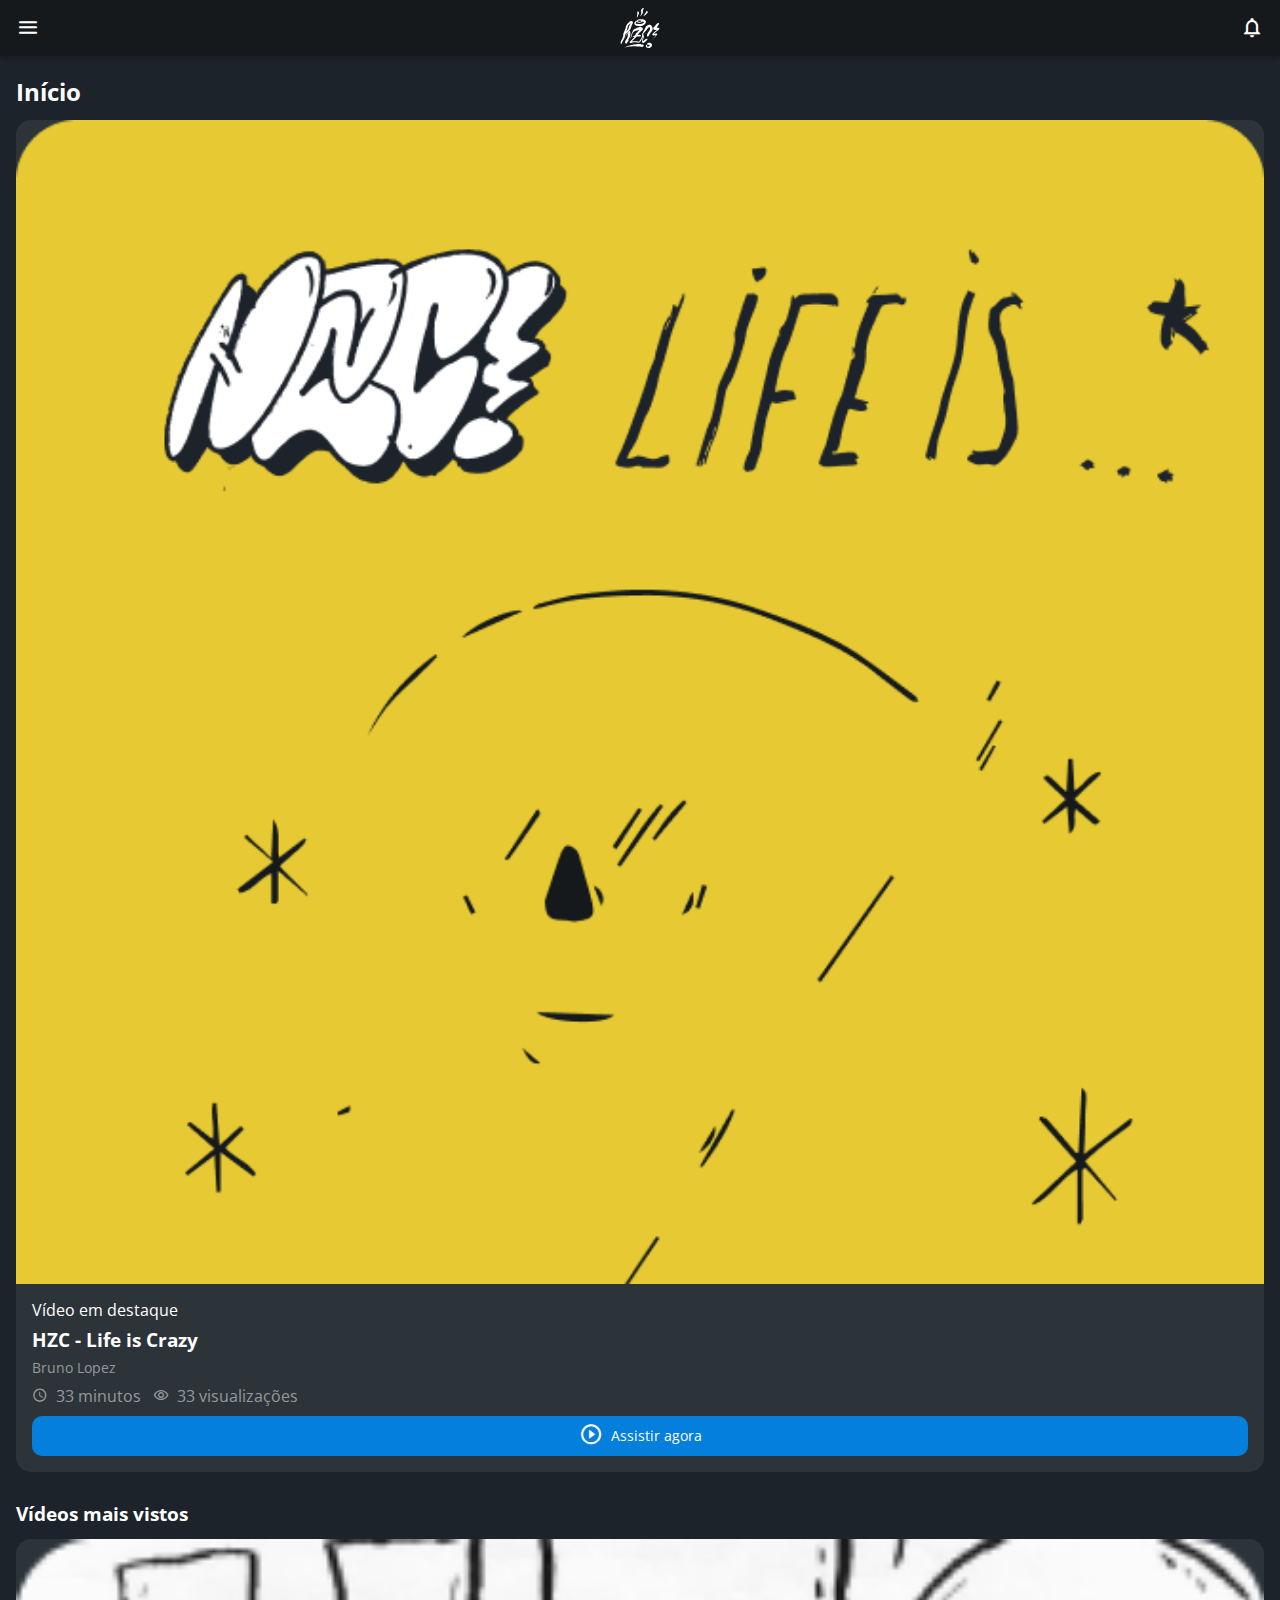
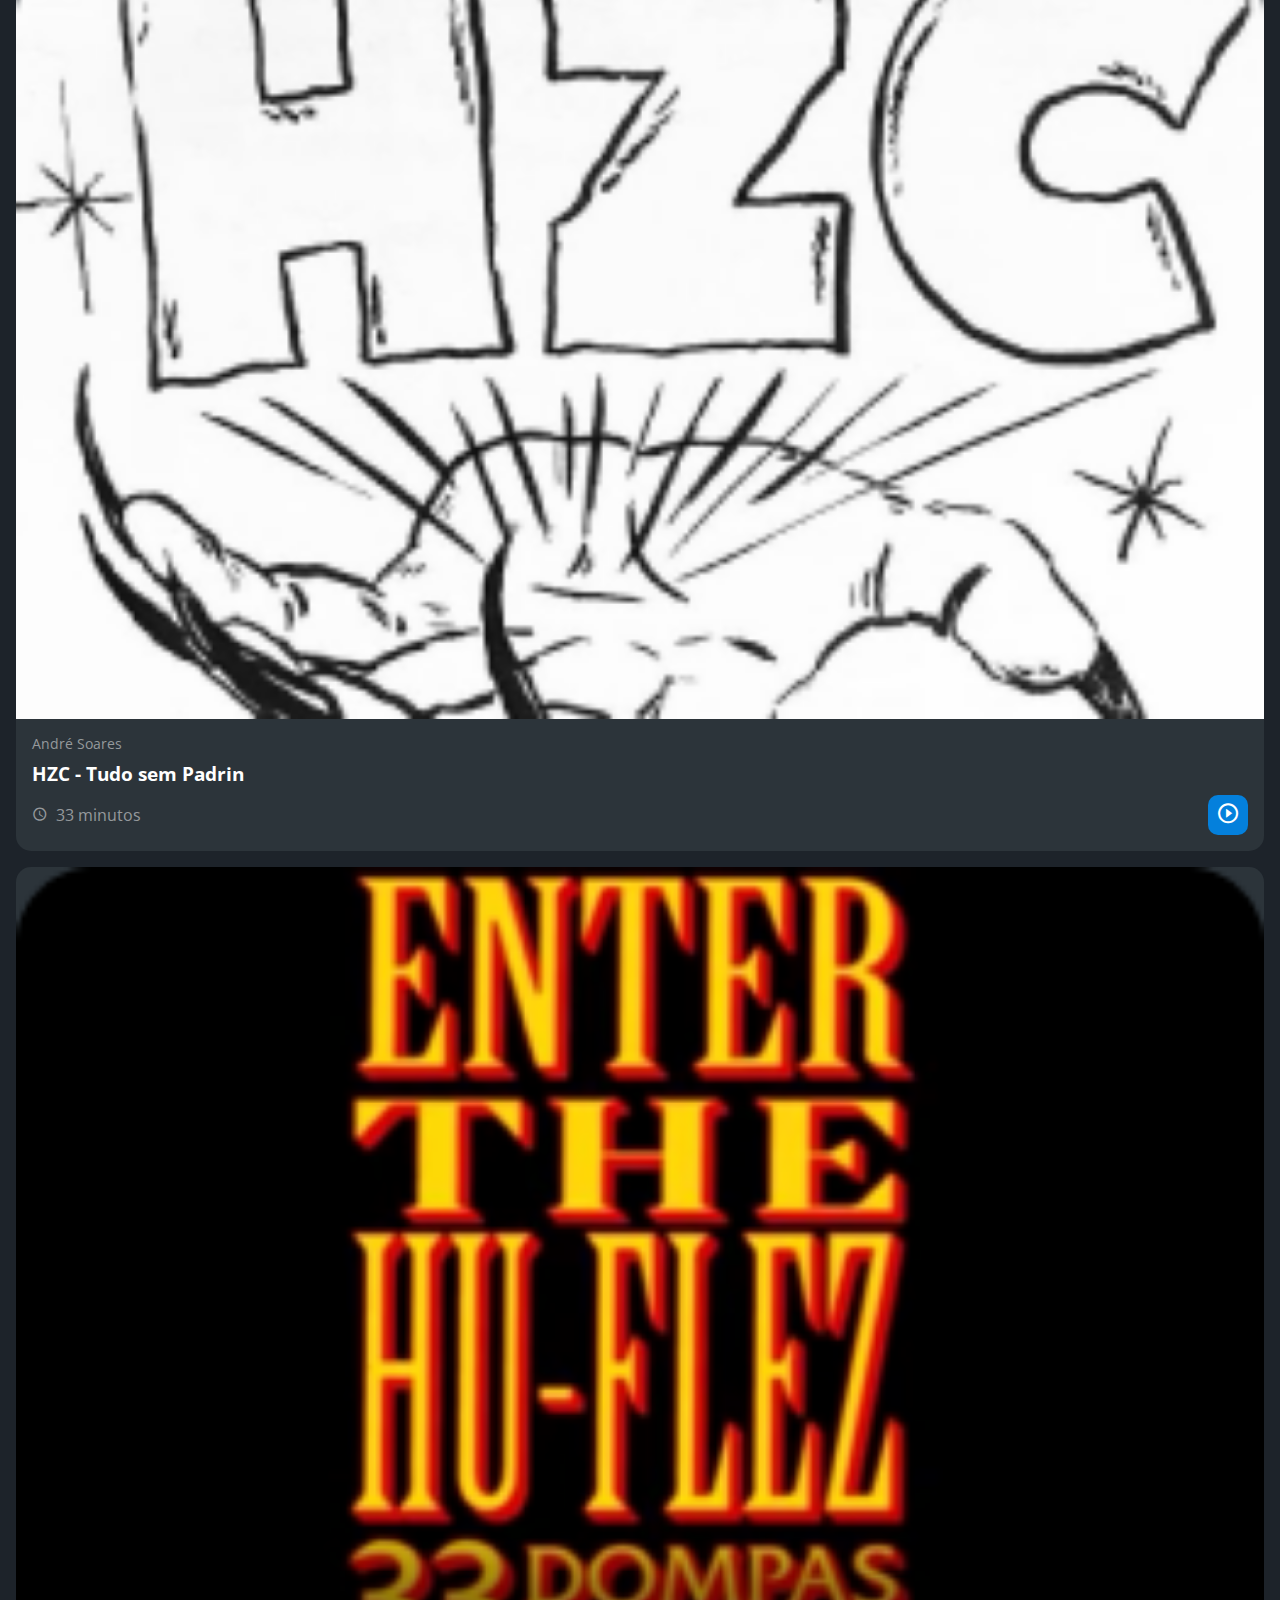
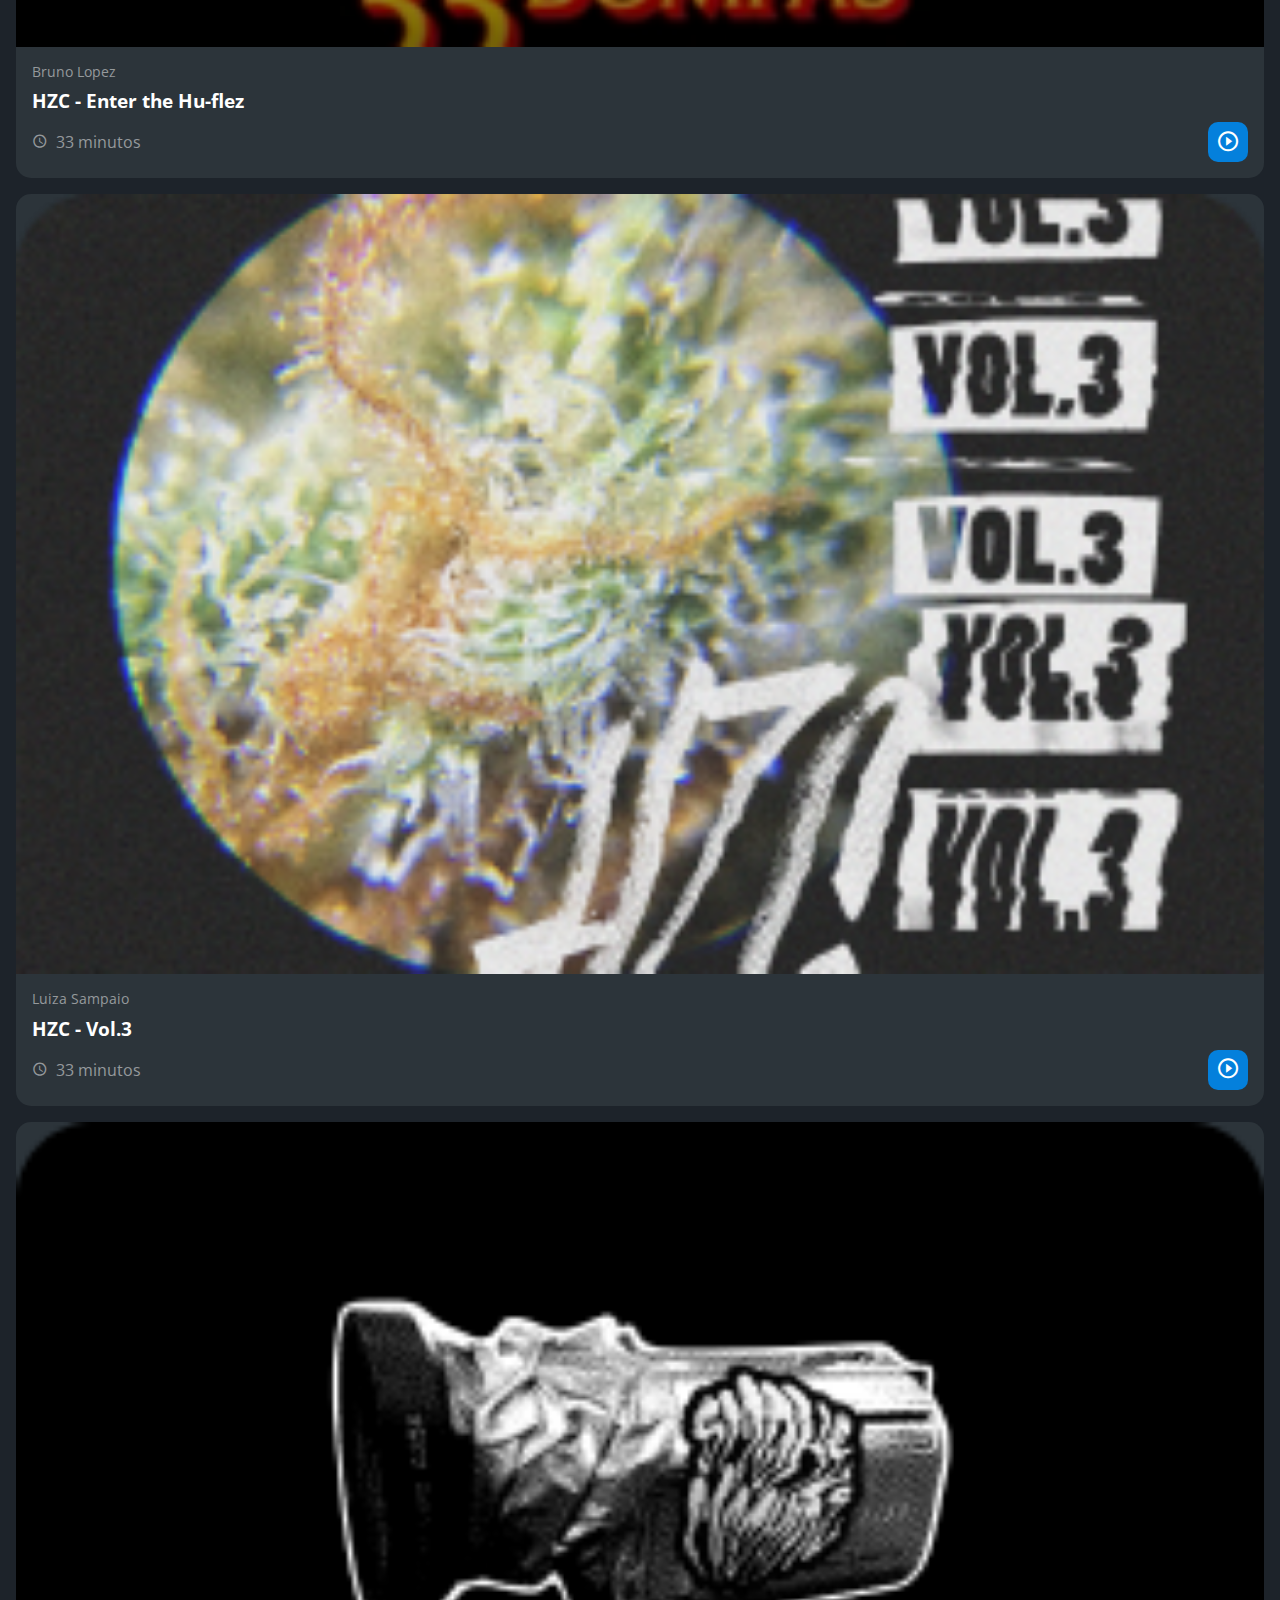
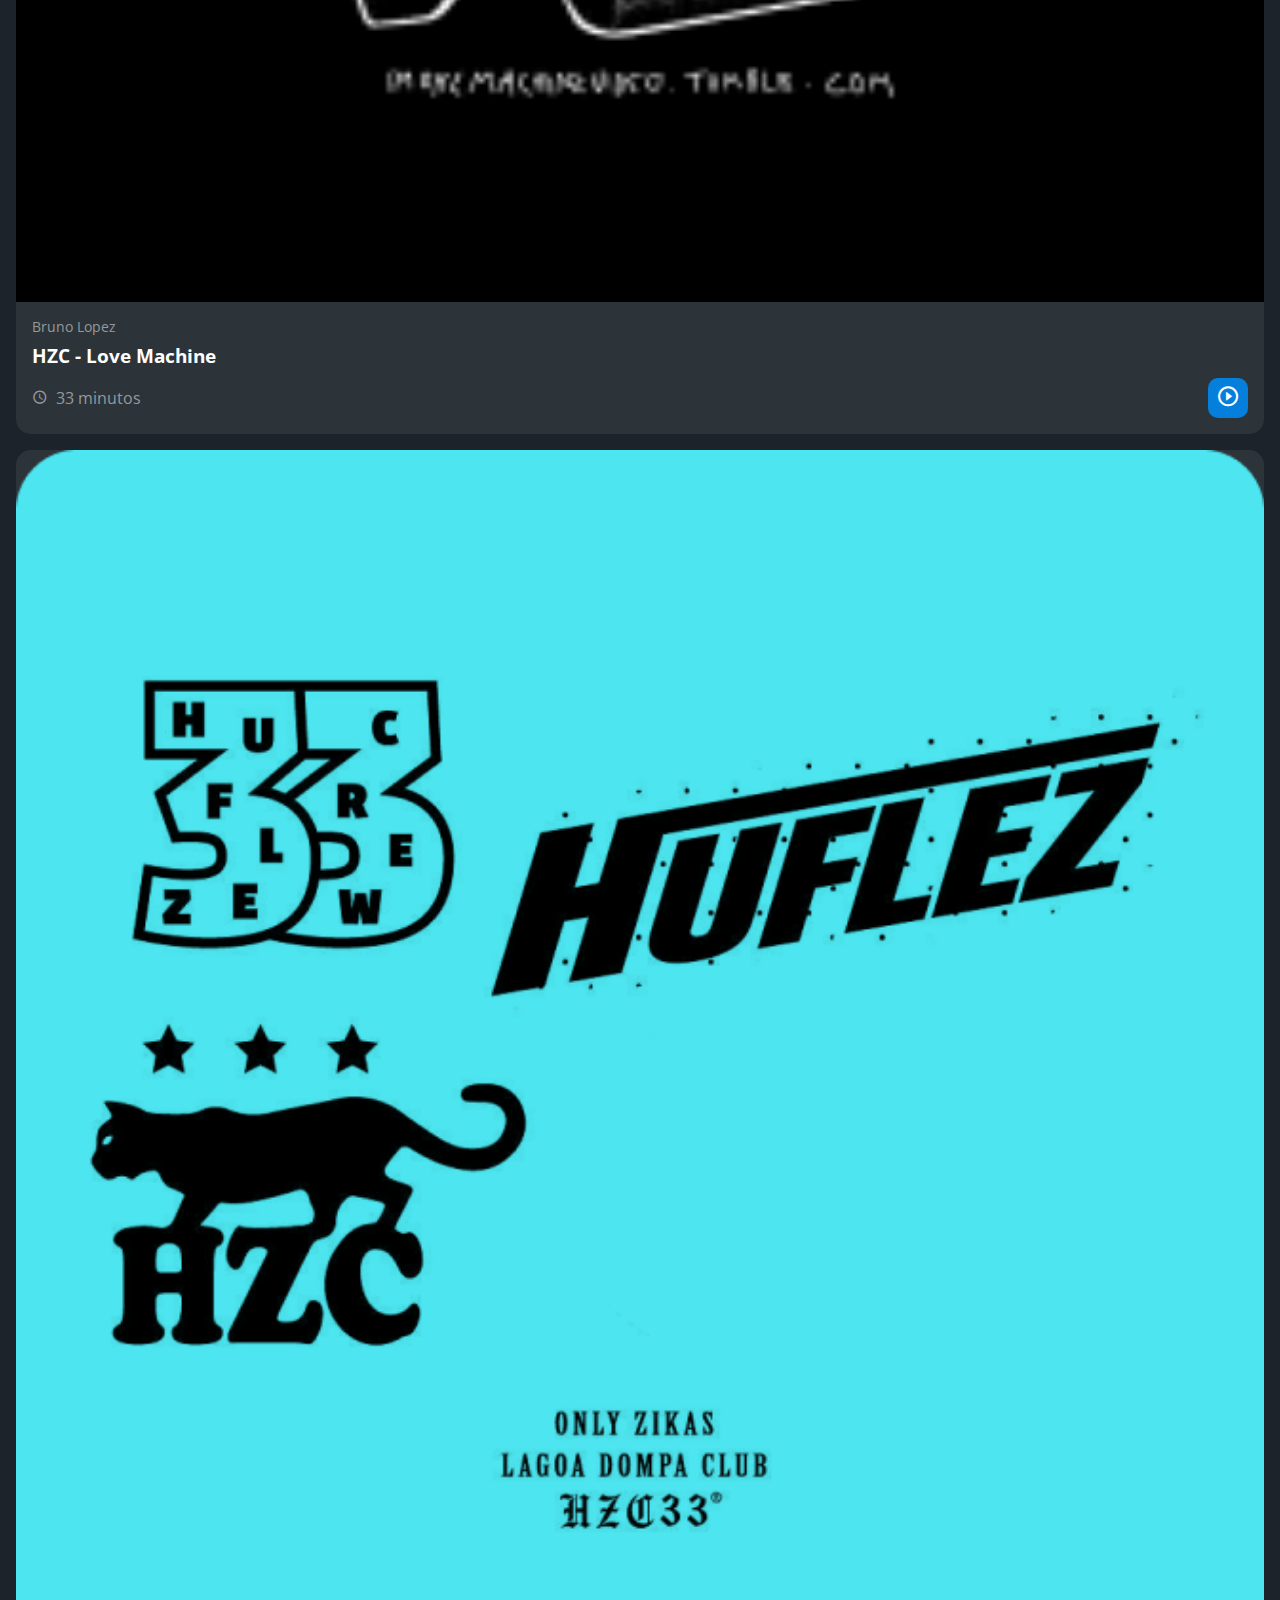
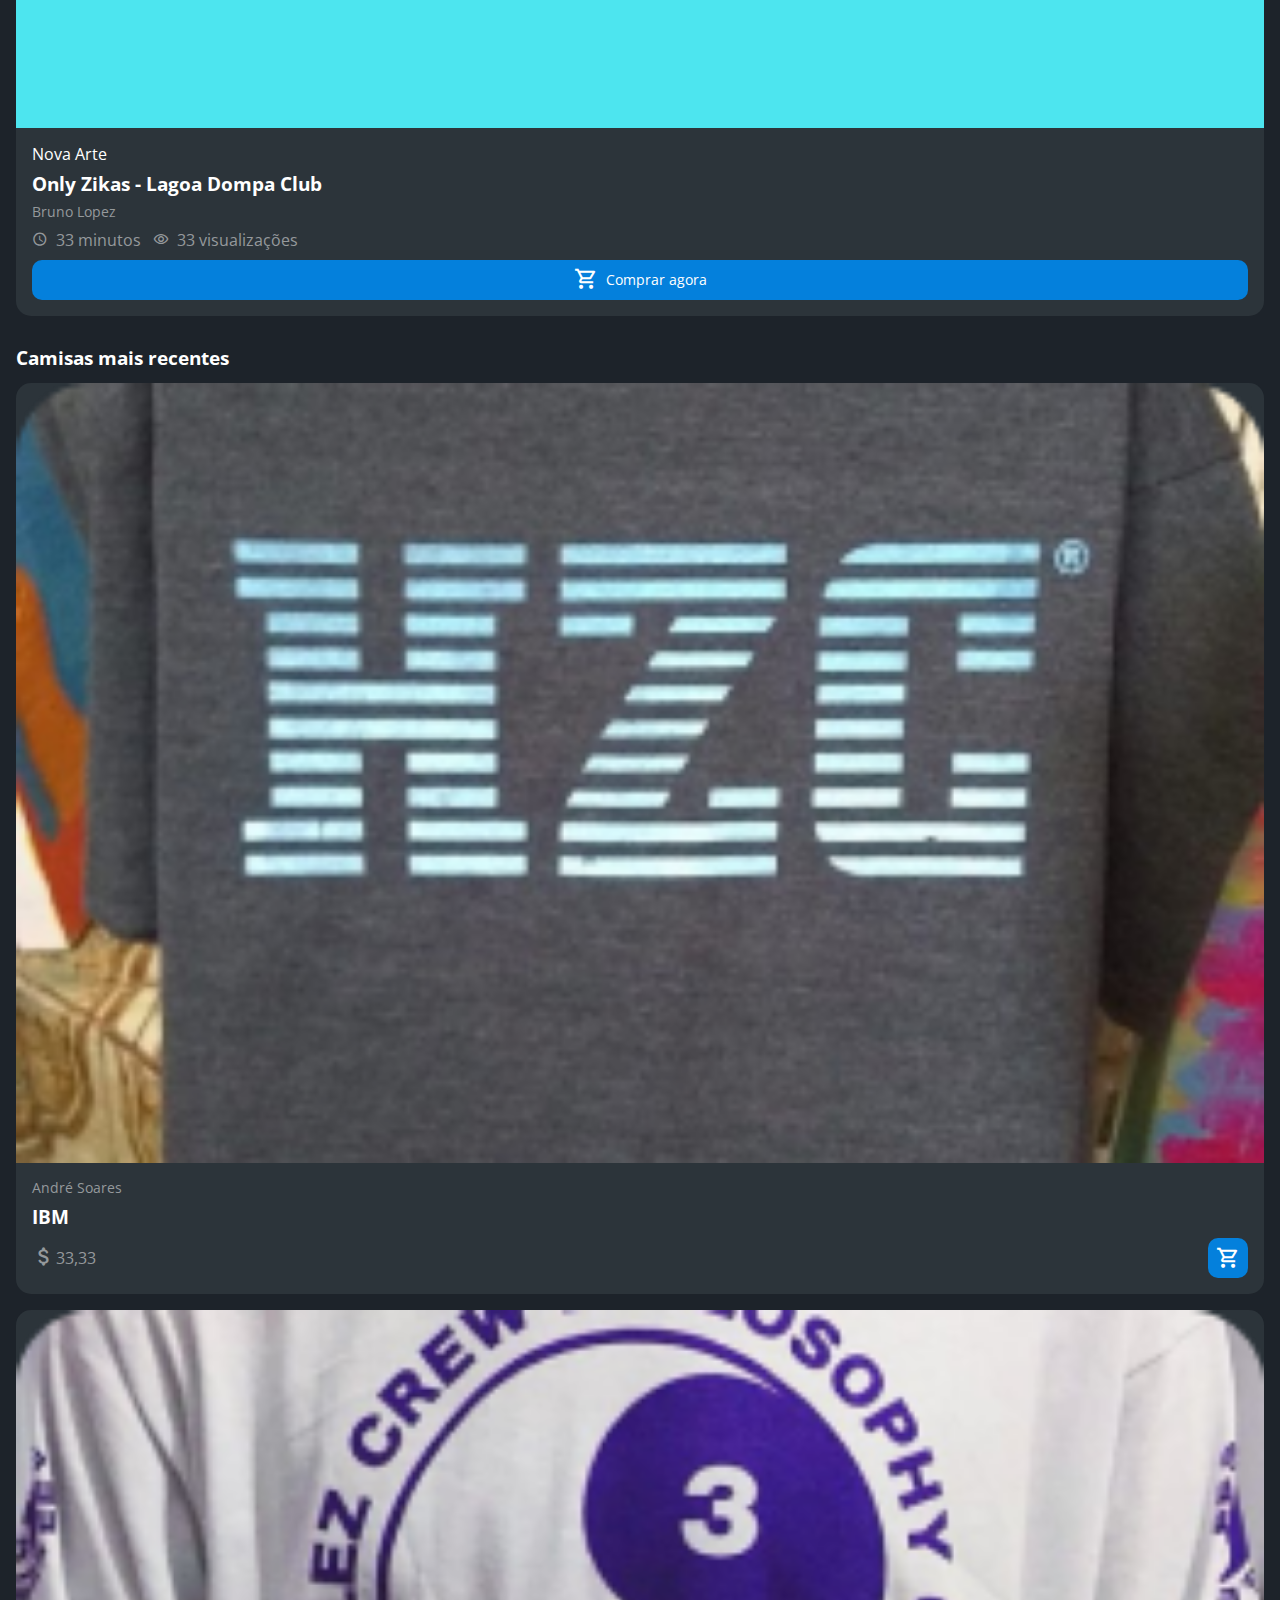
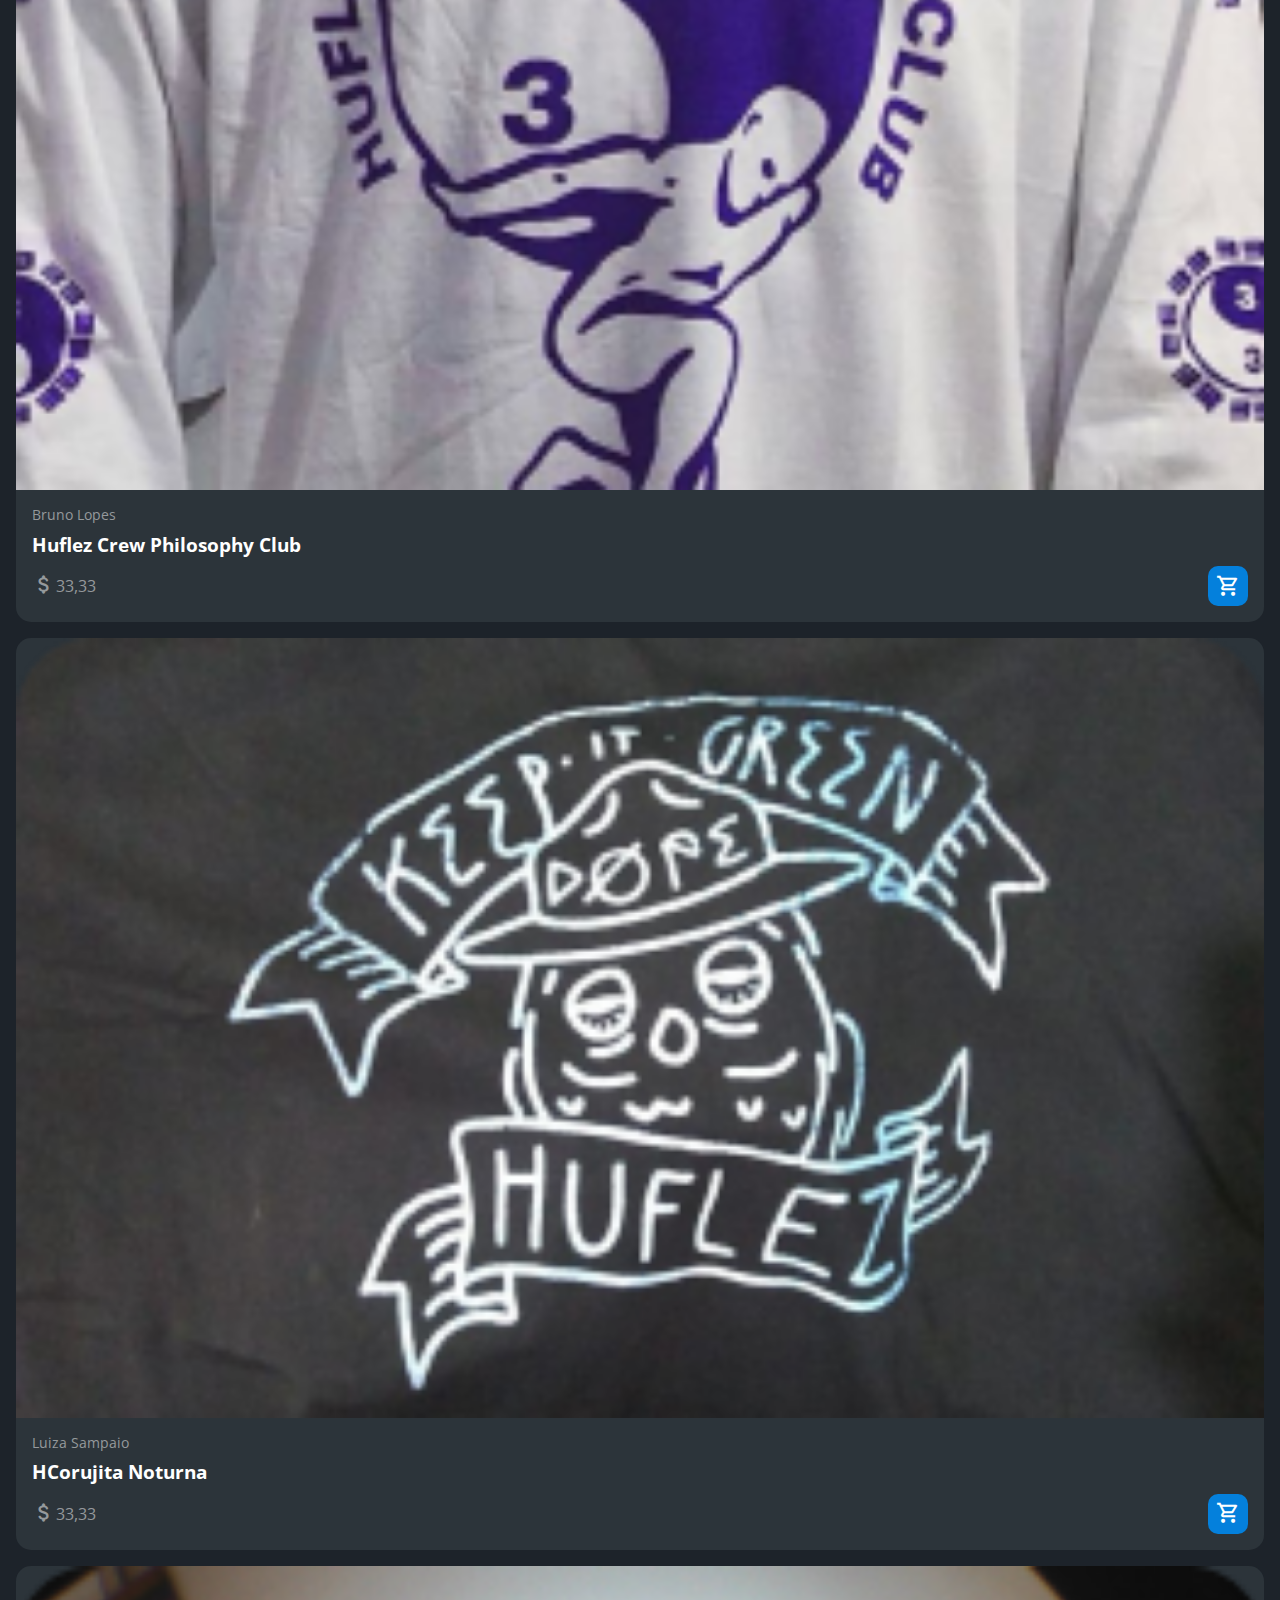
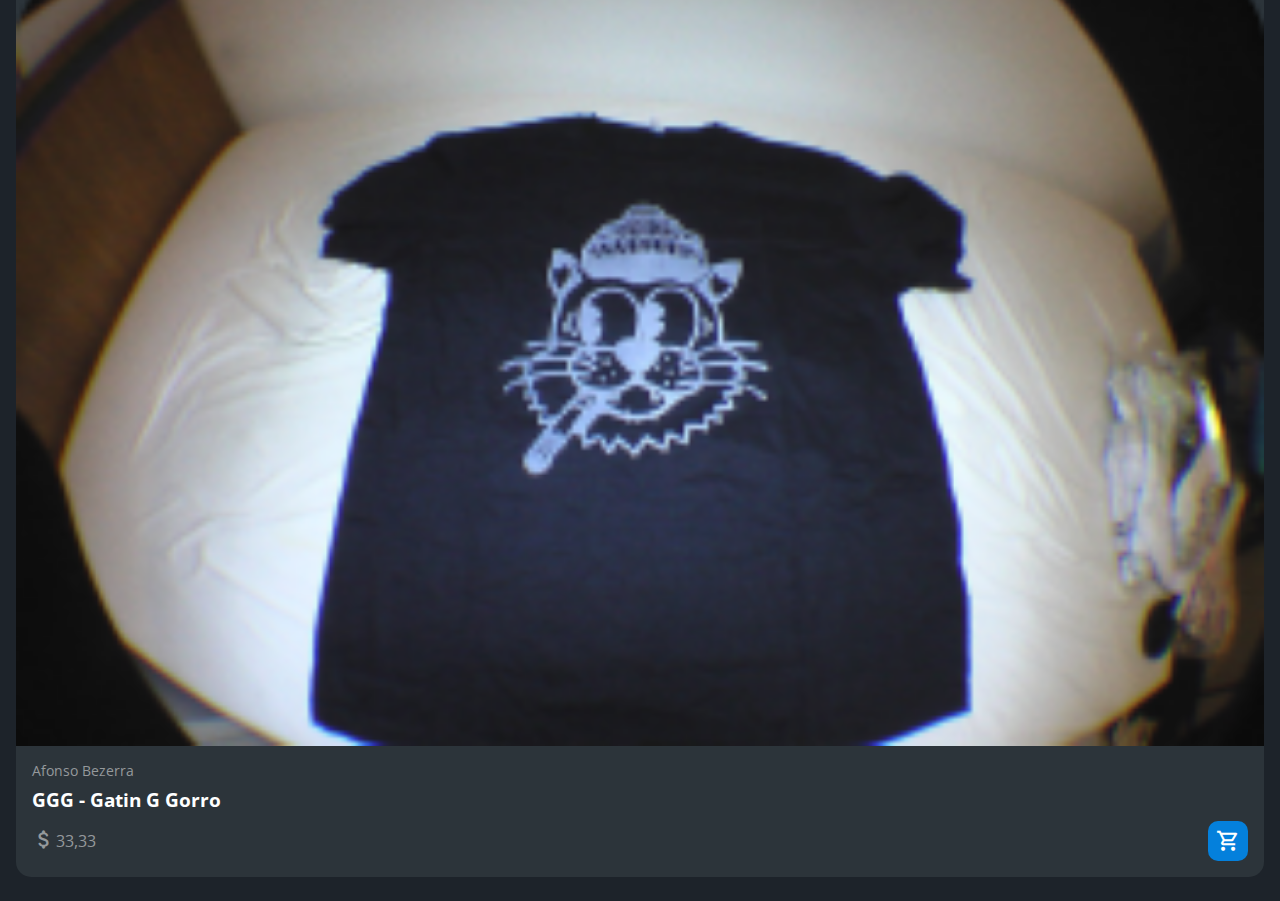
<file: Web/index.html>
<!DOCTYPE html>
<html lang="pt-br">
<head>
    <meta charset="UTF-8">
    <meta http-equiv="X-UA-Compatible" content="IE=edge">
    <meta name="viewport" content="width=device-width, initial-scale=1.0">
    <title>HZC | Home</title>
    <link rel="preconnect" href="https://fonts.googleapis.com">
    <link rel="preconnect" href="https://fonts.gstatic.com" crossorigin>
    <link rel="stylesheet" href="https://fonts.googleapis.com/css2?family=Open+Sans:wght@400;600;700&display=swap">
    <link rel="stylesheet" href="assets/css/reset.css">
    <link rel="stylesheet" href="assets/css/estilos.css">
</head>
<body class="body">
    <header class="cabecalho">
        <button class="cabecalho__menu" aria-label="Menu"><i></i></button>
        <img src="assets/img/logo.svg" alt="Logotipo da HZC" class="cabecalho__logo">
        <p class="cabecalho__perfil">Bruno Lopez</p>
        <button class="cabecalho__notificacao" aria-label="Notificação"><i></i></button>
    </header>
    <nav class="menu-lateral">
        <img src="assets/img/logo.svg" alt="Logotipo da HZC" class="menu-lateral__logo">
        <a href="#" class="menu-lateral__link menu-lateral__link--inicio menu-lateral__link--ativo">Início</a>
        <a href="#" class="menu-lateral__link menu-lateral__link--videos">Vídeos</a>
        <a href="./pico.html" class="menu-lateral__link menu-lateral__link--picos">Picos</a>
        <a href="#" class="menu-lateral__link menu-lateral__link--integrantes">Integrantes</a>
        <a href="#" class="menu-lateral__link menu-lateral__link--camisas">Camisas</a>
        <a href="#" class="menu-lateral__link menu-lateral__link--pinturas">Pinturas</a>
    </nav>
    <main class="principal">
        <h2 class="titulo-pagina">Início</h2>
        <article class="cartao cartao--destaque destaque-videos">
            <img src="assets/img/banner-mobile_1.png" alt="Banner do cartao" class="cartao__imagem cartao__imagem--mobile">
            <img src="assets/img/banner_1.png" alt="Banner do cartao" class="cartao__imagem cartao__imagem--desktop">
             <div class="cartao__conteudo">
                <p class="cartao__destaque">Vídeo em destaque</p>
                <h3 class="cartao__titulo">HZC - Life is Crazy</h3>
                <p class="cartao__perfil">Bruno Lopez</p>
                <p class="cartao__info cartao__info--tempo">33 minutos</p>
                <p class=" cartao__info cartao__info--visualizacao">33 visualizações</p>
                <button class="cartao__botao cartao__botao--play cartao__botao--destaque">Assistir agora</button>
            </div>
        </article>
        <article class="cartao cartao--recentes videos-recentes">
            <h3 class="cartao__titulo">Vídeos recentes</h3>
            <a href="#" class="cartao__link">Ver todos</a>
            <ul class="cartao__lista">
                <li class="cartao__item">
                    <img src="assets/img/miniatura_1.png" alt="Thumbnail" class="cartao__item-thumbnail">
                    <h4 class="cartao__item-titulo">HZC - Love machine</h4>
                    <p class="cartao__item-perfil">Bruno Lopez</p>
                </li>
                <li class="cartao__item">
                    <img src="assets/img/miniatura_2.png" alt="Thumbnail" class="cartao__item-thumbnail">
                    <h4 class="cartao__item-titulo">HZC - Vol.3</h4>
                    <p class="cartao__item-perfil">Júlia Fonseca</p>
                </li>
                <li class="cartao__item">
                    <img src="assets/img/miniatura_3.png" alt="Thumbnail" class="cartao__item-thumbnail">
                    <h4 class="cartao__item-titulo">HZC - Pescaria na Urna</h4>
                    <p class="cartao__item-perfil">Giovane Colono</p>
                </li>
                <li class="cartao__item">
                    <img src="assets/img/miniatura_4.png" alt="Thumbnail" class="cartao__item-thumbnail">
                    <h4 class="cartao__item-titulo">HZC - Manobras</h4>
                    <p class="cartao__item-perfil">Caio</p>
                </li>
                <li class="cartao__item">
                    <img src="assets/img/miniatura_5.png" alt="Thumbnail" class="cartao__item-thumbnail">
                    <h4 class="cartao__item-titulo">HZC - Olie 180</h4>
                    <p class="cartao__item-perfil">André Grupon</p>
                </li>
            </ul>
        </article>
        <section class="secao secao-videos secao-videos">
            <h3 class="titulo-secao">Vídeos mais vistos</h3>
            <article class="cartao">
                <img src="assets/img/video_1.png" alt="Vídeo" class="cartao__imagem">
                <div class="cartao__conteudo">
                    <p class="cartao__perfil">André Soares</p>
                    <h3 class="cartao__titulo">HZC - Tudo sem Padrin</h3>
                    <p class="cartao__info cartao__info--tempo">33 minutos</p>
                    <button class="cartao__botao cartao__botao--play" aria-label="Assistir agora"></button>
                </div>
            </article>
            <article class="cartao">
                <img src="assets/img/video_2.png" alt="Vídeo" class="cartao__imagem">
                <div class="cartao__conteudo">
                    <p class="cartao__perfil">Bruno Lopez</p>
                    <h3 class="cartao__titulo">HZC - Enter the Hu-flez</h3>
                    <p class="cartao__info cartao__info--tempo">33 minutos</p>
                    <button class="cartao__botao cartao__botao--play" aria-label="Assistir agora"></button>
                </div>
            </article>
            <article class="cartao">
                <img src="assets/img/video_3.png" alt="Vídeo" class="cartao__imagem">
                <div class="cartao__conteudo">
                    <p class="cartao__perfil">Luiza Sampaio</p>
                    <h3 class="cartao__titulo">HZC - Vol.3</h3>
                    <p class="cartao__info cartao__info--tempo">33 minutos</p>
                    <button class="cartao__botao cartao__botao--play" aria-label="Assistir agora"></button>
                </div>
            </article>
            <article class="cartao">
                <img src="assets/img/video_4.png" alt="Vídeo" class="cartao__imagem">
                <div class="cartao__conteudo">
                    <p class="cartao__perfil">Bruno Lopez</p>
                    <h3 class="cartao__titulo">HZC - Love Machine</h3>
                    <p class="cartao__info cartao__info--tempo">33 minutos</p>
                    <button class="cartao__botao cartao__botao--play" aria-label="Assistir agora"></button>
                </div>
            </article>
        </section>
        <article class="cartao cartao--recentes produtos-recentes">
            <h3 class="cartao__titulo">Novas Artes</h3>
            <a href="#" class="cartao__link">Ver todos</a>
            <ul class="cartao__lista">
                <li class="cartao__item">
                    <img src="assets/img/Rectangle 97.png" alt="Thumbnail" class="cartao__item-thumbnail">
                    <h4 class="cartao__item-titulo">Sem título</h4>
                    <p class="cartao__item-perfil">Fernando Henrique</p>
                </li>
                <li class="cartao__item">
                    <img src="assets/img/Rectangle 97 (1).png" alt="Thumbnail" class="cartao__item-thumbnail">
                    <h4 class="cartao__item-titulo">Sem título</h4>
                    <p class="cartao__item-perfil">Fernando Henrique</p>
                </li>
                <li class="cartao__item">
                    <img src="assets/img/Rectangle 97 (2).png" alt="Thumbnail" class="cartao__item-thumbnail">
                    <h4 class="cartao__item-titulo">HZC - Segurança</h4>
                    <p class="cartao__item-perfil">Rafael Torio</p>
                </li>
                <li class="cartao__item">
                    <img src="assets/img/Rectangle 97 (3).png" alt="Thumbnail" class="cartao__item-thumbnail">
                    <h4 class="cartao__item-titulo">HZC - Malunguisse</h4>
                    <p class="cartao__item-perfil">Caroline</p>
                </li>
                <li class="cartao__item">
                    <img src="assets/img/Rectangle 97 (4).png" alt="Thumbnail" class="cartao__item-thumbnail">
                    <h4 class="cartao__item-titulo">Sem título</h4>
                    <p class="cartao__item-perfil">Bruno Lopez</p>
                </li>
                <li class="cartao__item">
                    <img src="assets/img/Rectangle 97 (5).png" alt="Thumbnail" class="cartao__item-thumbnail">
                    <h4 class="cartao__item-titulo">HZC -Coroa da converse</h4>
                    <p class="cartao__item-perfil">Nikolas de Murtas</p>
                </li>
            </ul>
        </article>
        <article class="cartao cartao--destaque destaque-produto">
            <img src="assets/img/banner-mobile_2.png" alt="Banner do cartao" class="cartao__imagem cartao__imagem--mobile">
            <img src="assets/img/banner_2.png" alt="Banner do cartao" class="cartao__imagem cartao__imagem--desktop">
             <div class="cartao__conteudo">
                <p class="cartao__destaque">Nova Arte</p>
                <h3 class="cartao__titulo">Only Zikas - Lagoa Dompa Club</h3>
                <p class="cartao__perfil">Bruno Lopez</p>
                <p class="cartao__info cartao__info--tempo">33 minutos</p>
                <p class="cartao__info cartao__info--visualizacao">33 visualizações</p>
                <button class="cartao__botao cartao__botao--compra cartao__botao--destaque">Comprar agora</button>
            </div>
        </article>
        <section class="secao secao-produtos">
            <h3 class="titulo-secao2">Camisas mais recentes</h3>
            <article class="cartao">
                <img src="assets/img/produto_1.png" alt="Produto" class="cartao__imagem">
                <div class="cartao__conteudo">
                    <p class="cartao__perfil">André Soares</p>
                    <h3 class="cartao__titulo">IBM</h3>
                    <p class="cartao__info cartao__info cartao__info--preco">33,33</p>
                    <button class="cartao__botao cartao__botao--compra" aria-label="Comprar agora"></button>
                 </div>
            </article>
            <article class="cartao">
                <img src="assets/img/produto_2.png" alt="Produto" class="cartao__imagem">
                <div class="cartao__conteudo">
                    <p class="cartao__perfil">Bruno Lopes</p>
                    <h3 class="cartao__titulo">Huflez Crew Philosophy Club</h3>
                    <p class="cartao__info cartao__info cartao__info--preco">33,33</p>
                    <button class="cartao__botao cartao__botao--compra" aria-label="Comprar agora"></button>
                </div>
            </article>
            <article class="cartao">
                <img src="assets/img/produto_3.png" alt="produto" class="cartao__imagem">
                <div class="cartao__conteudo">
                    <p class="cartao__perfil">Luiza Sampaio</p>
                    <h3 class="cartao__titulo">HCorujita Noturna</h3>
                    <p class="cartao__info cartao__info cartao__info--preco">33,33</p>
                    <button class="cartao__botao cartao__botao--compra" aria-label="Comprar agora"></button>
                  </div>
            </article>
            <article class="cartao">
                <img src="assets/img/produto_4.png" alt="produto" class="cartao__imagem">
                <div class="cartao__conteudo">
                    <p class="cartao__perfil">Afonso Bezerra</p>
                    <h3 class="cartao__titulo">GGG - Gatin G Gorro</h3>
                    <p class="cartao__info cartao__info cartao__info--preco">33,33</p>
                    <button class="cartao__botao cartao__botao--compra" aria-label="Comprar agora"></button>
                </div>
            </article>
        </section>
    </main>
    <script src="index.js"></script>
</body>
</html>
</file>
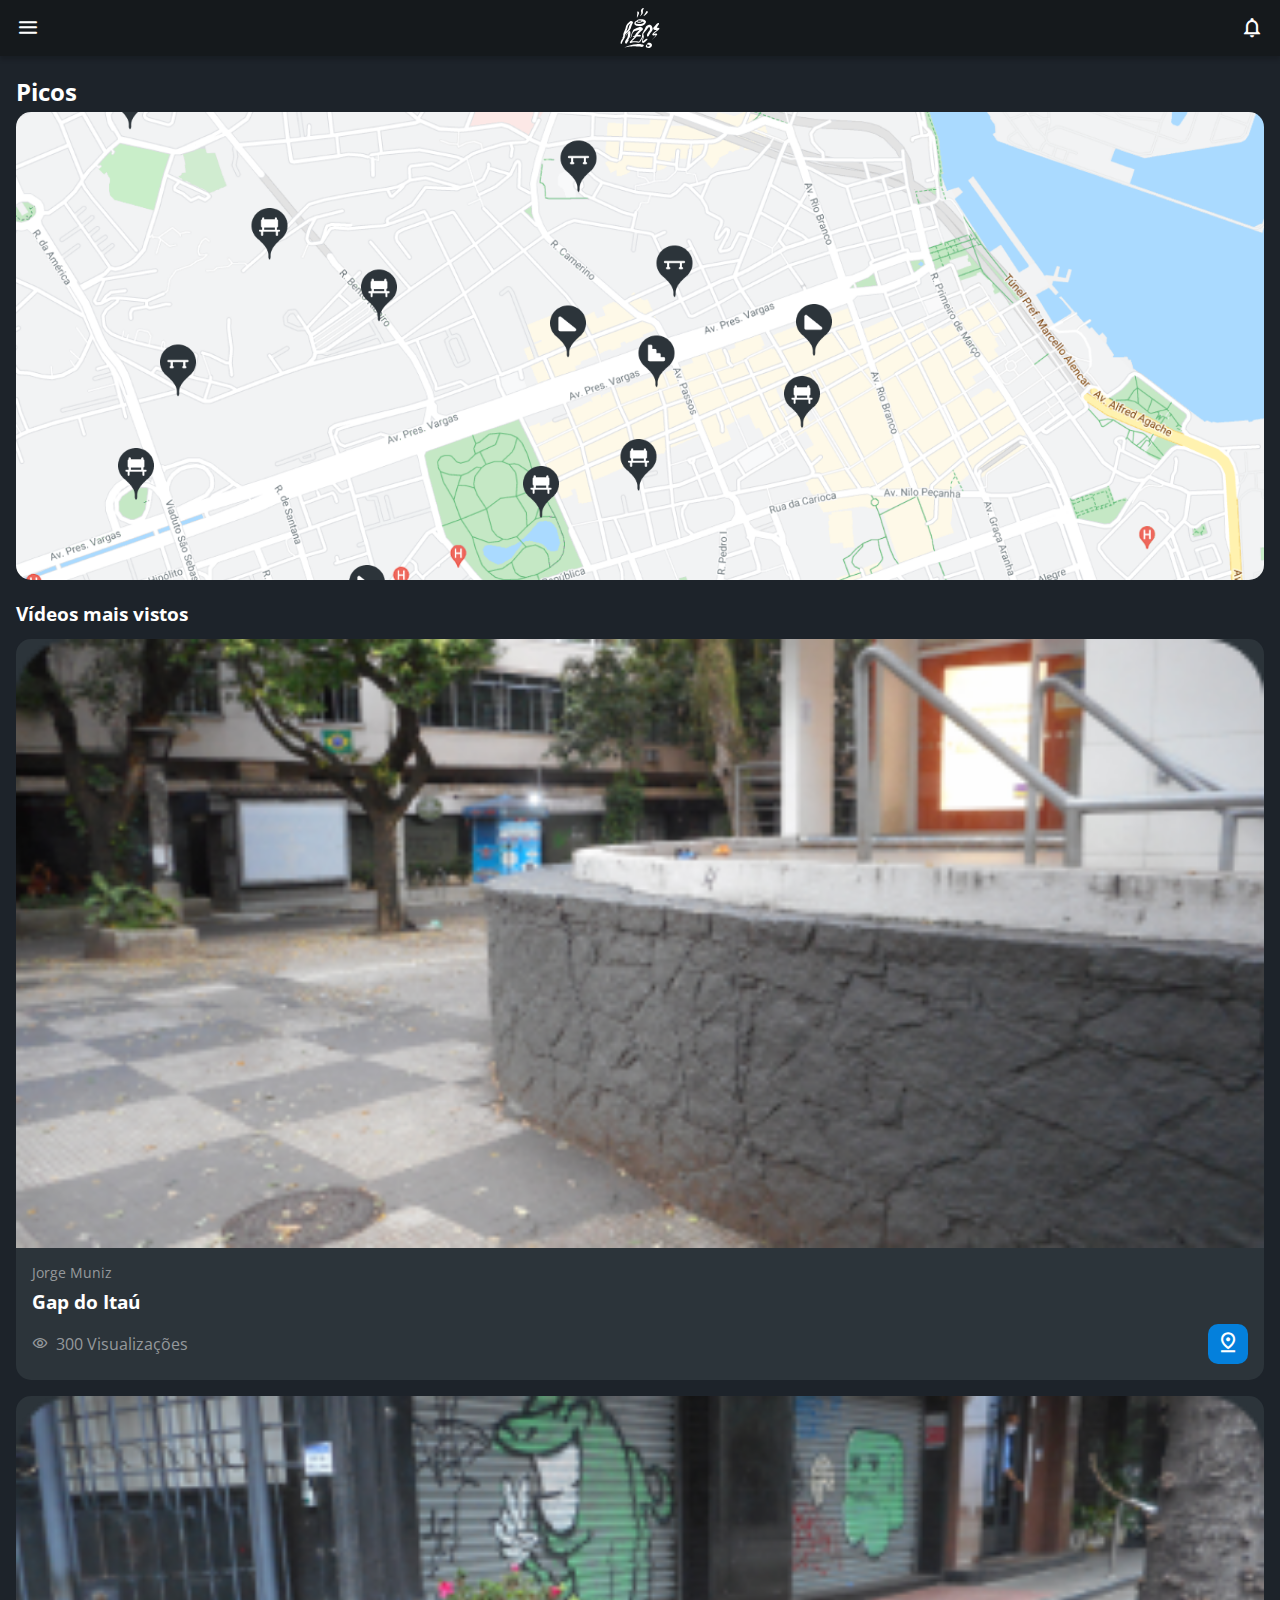
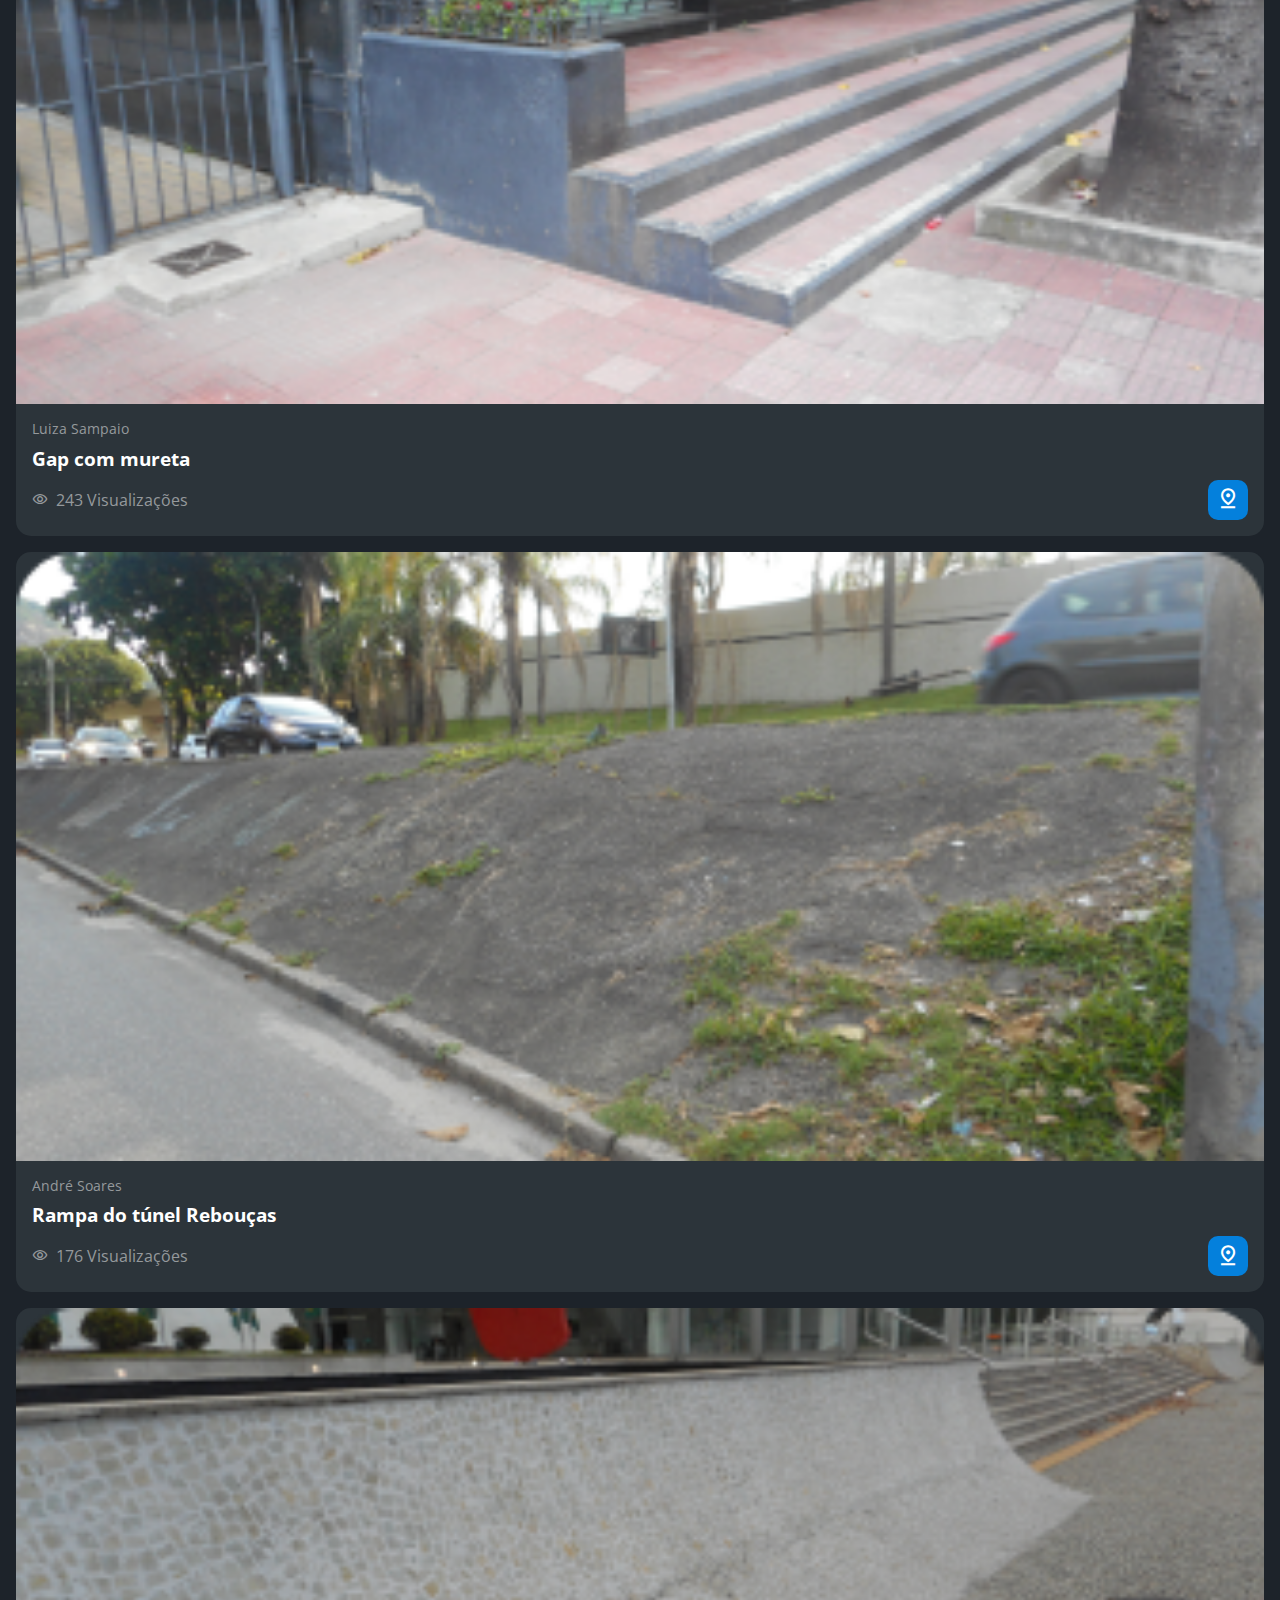
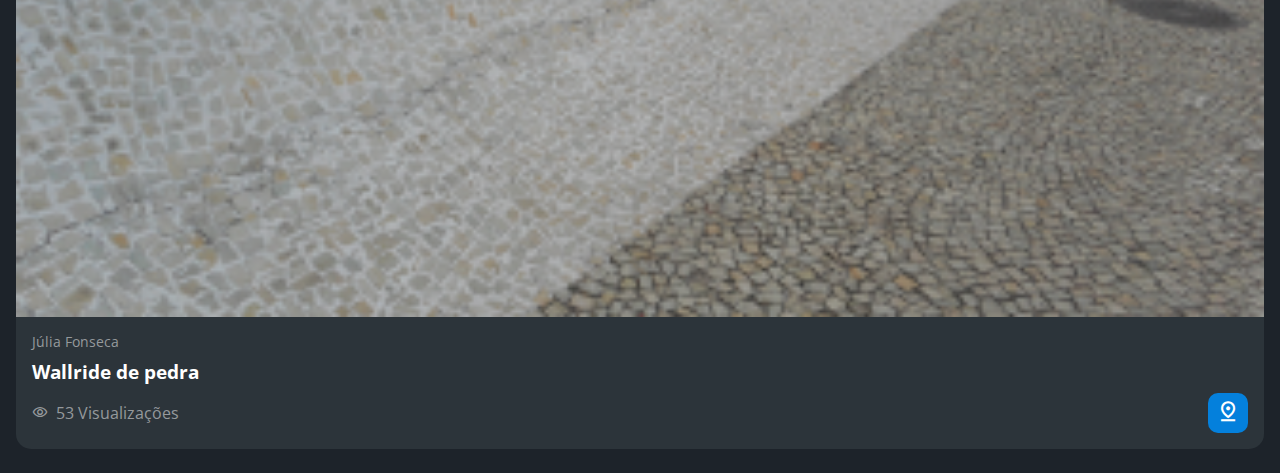
<file: Web/pico.html>
<!DOCTYPE html>
<html lang="pt-br">
<head>
    <meta charset="UTF-8">
    <meta http-equiv="X-UA-Compatible" content="IE=edge">
    <meta name="viewport" content="width=device-width, initial-scale=1.0">
    <title>HZC | Picos</title>
    <link rel="preconnect" href="https://fonts.googleapis.com">
    <link rel="preconnect" href="https://fonts.gstatic.com" crossorigin>
    <link rel="stylesheet" href="https://fonts.googleapis.com/css2?family=Open+Sans:wght@400;600;700&display=swap">
    <link rel="stylesheet" href="assets/css/reset.css">
    <link rel="stylesheet" href="assets/css/style.css">
</head>
<body class="body">
    <header class="cabecalho">
        <button class="cabecalho__menu" aria-label="Menu"><i></i></button>
        <img src="assets/img/logo.svg" alt="Logotipo da HZC" class="cabecalho__logo">
        <p class="cabecalho__perfil">Bruno Lopes</p>
        <button class="cabecalho__notificacao" aria-label="Notificação"><i></i></button>
    </header>
    <nav class="menu-lateral">
        <img src="assets/img/logo.svg" alt="Logo lateral" class="menu-lateral__logo">
        <a href="./index.html" class="menu-lateral__link menu-lateral__link--inicio">Inicio</a>
        <a href="./videos.html" class="menu-lateral__link menu-lateral__link--videos">Vídeos</a>
        <a href="#" class="menu-lateral__link menu-lateral__link--picos menu-lateral__link--ativo">Picos</a>
        
    </nav>
    <main class="principal">
        <h2 class="titulo-pagina">Picos</h2>
        <article class="mapa mapa--destaque mapa--picos">
        </article>

        <article class="cartao cartao--favoritos favoritos">
            <h3 class="cartao__titulo">Favoritos</h3>
            <a href="#" class="cartao__link">Ver todos</a>
            <ul class="cartao__lista">
                <li class="cartao__item">
                    <img src="assets/img/Rectangle 97 (6).png" alt="Thumbnail" class="cartao__item-thumbnail">
                    <h4 class="cartao__item-titulo">Wallride da FGP</h4>
                    <p class="cartao__item-perfil">Bruno Lopez</p>
                </li>
                <li class="cartao__item">
                    <img src="assets/img/Rectangle 97 (7).png" alt="Thumbnail" class="cartao__item-thumbnail">
                    <h4 class="cartao__item-titulo">Borda de valores</h4>
                    <p class="cartao__item-perfil">Júlia Fonseca</p>
                </li>
                <li class="cartao__item">
                    <img src="assets/img/Rectangle 97 (8).png" alt="Thumbnail" class="cartao__item-thumbnail">
                    <h4 class="cartao__item-titulo">Wallride do Rebouças</h4>
                    <p class="cartao__item-perfil">Giovane Colono</p>
                </li>
                <li class="cartao__item">
                    <img src="assets/img/Rectangle 97 (9).png" alt="Thumbnail" class="cartao__item-thumbnail">
                    <h4 class="cartao__item-titulo">Segundo setor da Praça Mauá</h4>
                    <p class="cartao__item-perfil">Caio</p>
                </li>
                <li class="cartao__item">
                    <img src="assets/img/Rectangle 97 (10).png" alt="Thumbnail" class="cartao__item-thumbnail">
                    <h4 class="cartao__item-titulo">Wallride do Rebouças</h4>
                    <p class="cartao__item-perfil">André Grupon</p>
                </li>
                <li class="cartao__item">
                    <img src="assets/img/Rectangle 97 (11).png" alt="Thumbnail" class="cartao__item-thumbnail">
                    <h4 class="cartao__item-titulo">Rampa do Parque</h4>
                    <p class="cartao__item-perfil">Jaqueline Fonseca</p>
                </li>
                <li class="cartao__item">
                    <img src="assets/img/Rectangle 97 (9).png" alt="Thumbnail" class="cartao__item-thumbnail">
                    <h4 class="cartao__item-titulo">Tubo Praça João</h4>
                    <p class="cartao__item-perfil">Antonio Carlos</p>
                </li>
            </ul>
        </article>

    <section class="secao secao-videos">
        <h3 class="titulo-secao">Vídeos mais vistos</h3>
        <article class="cartao">
            <img src="assets/img/Rectangle 5.png" alt="Video 1" class="cartao__imagem">
            <div class="cartao__conteudo">
                <p class="cartao__perfil">Jorge Muniz</p>
                <h3 class="cartao__titulo">Gap do Itaú</h3>
                <p class="cartao__info cartao__info--vizualizacao">300 Visualizações</p>
                <button class="cartao__botao cartao__botao--local" onclick="gopico()" aria-label="Botao de Local"></button>
            </div>
        </article>
        <article class="cartao">
            <img src="assets/img/Rectangle 5 (1).png" alt="Video 1" class="cartao__imagem">
            <div class="cartao__conteudo">
                <p class="cartao__perfil">Luiza Sampaio</p>
                <h3 class="cartao__titulo">Gap com mureta</h3>
                <p class="cartao__info cartao__info--vizualizacao">243 Visualizações</p>
                <button class="cartao__botao cartao__botao--local" aria-label="Botao de Local"></button>
            </div>
        </article>
        <article class="cartao">
            <img src="assets/img/Rectangle 5 (2).png" alt="Video 1" class="cartao__imagem">
            <div class="cartao__conteudo">
                <p class="cartao__perfil">André Soares</p>
                <h3 class="cartao__titulo">Rampa do túnel Rebouças</h3>
                <p class="cartao__info cartao__info--vizualizacao">176 Visualizações</p>
                <button class="cartao__botao cartao__botao--local" aria-label="Botao de Local"></button>
            </div>
        </article>
        <article class="cartao">
            <img src="assets/img/Rectangle 5 (3).png" alt="Video 1" class="cartao__imagem">
            <div class="cartao__conteudo">
                <p class="cartao__perfil">Júlia Fonseca</p>
                <h3 class="cartao__titulo">Wallride de pedra</h3>
                <p class="cartao__info cartao__info--vizualizacao">53 Visualizações</p>
                <button class="cartao__botao cartao__botao--local" aria-label="Botao de Local"></button>
            </div>
        </article>
    </section>
    </main>

    <script src="index.js"></script>
</body>
</html>
</file>
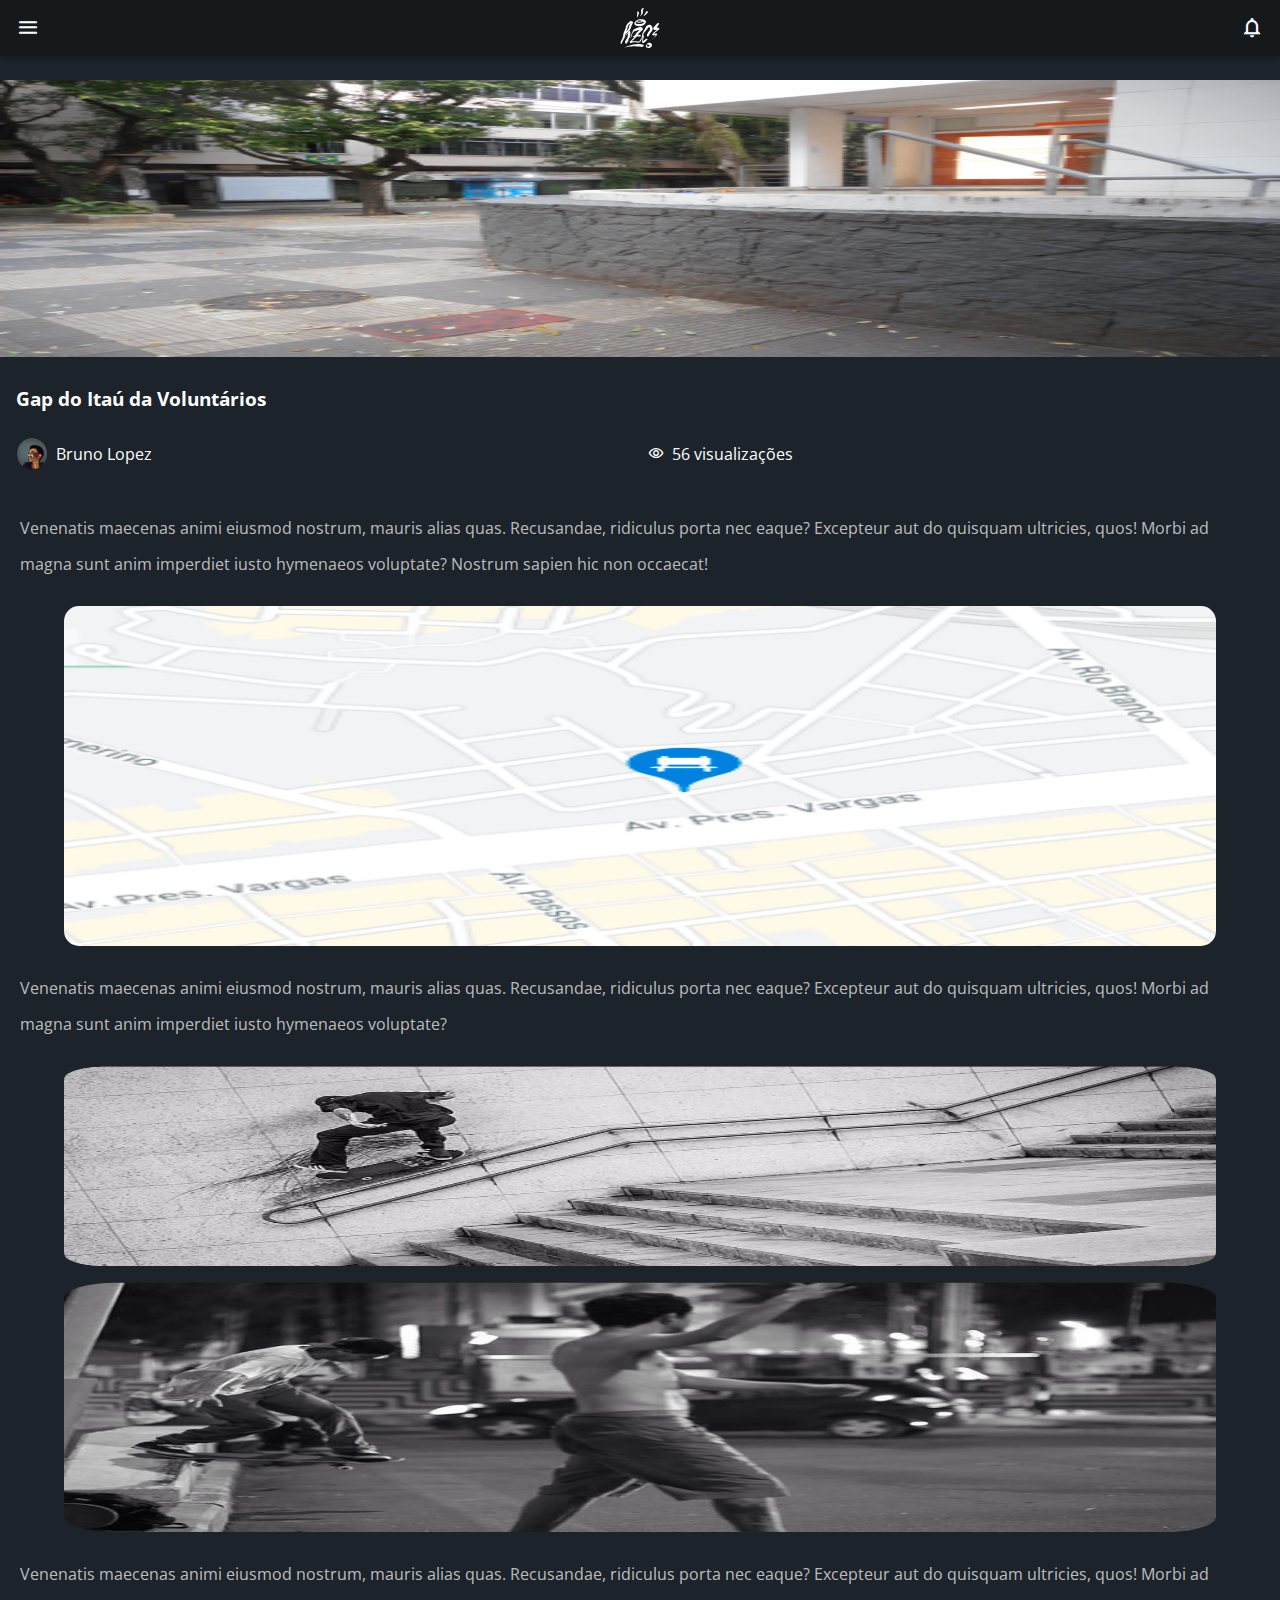
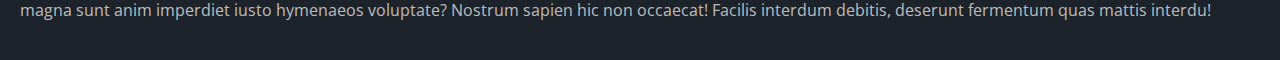
<file: Web/picos.html>
<!DOCTYPE html>
<html lang="pt-br">
<head>
    <meta charset="UTF-8">
    <meta http-equiv="X-UA-Compatible" content="IE=edge">
    <meta name="viewport" content="width=device-width, initial-scale=1.0">
    <link rel="preconnect" href="https://fonts.googleapis.com">
    <link rel="preconnect" href="https://fonts.gstatic.com" crossorigin>
    <link rel="stylesheet" href="https://fonts.googleapis.com/css2?family=Open+Sans:wght@400;600;700&display=swap">
    <link rel="stylesheet" href="assets/css/reset.css">
    <link rel="stylesheet" href="assets/css/estilopicos.css">
    <title>HZC | Pico</title>
</head>
<body>
    <header class="cabecalho">
        <button class="cabecalho__menu" aria-label="menu cabecalho"><i></i></button>
        <img src="assets/img/logo.svg" alt="Logo HZC" class="cabecalho__logo">
        <p class="cabecalho__perfil">Bruno Lopes</p>
        <button class="cabecalho__notificacao" aria-label="botao notificacao"><i></i></button>
    </header>
<nav class="menu-lateral">
    <img src="assets/img/logo.svg" alt="Logo HZC" class="menu-lateral__logo">
    <a href="./index.html" class="menu-lateral__link menu-lateral__link--inicio">Inicio</a>
    <a href="./videos.html" class="menu-lateral__link menu-lateral__link--videos">Vídeos</a>
    <a href="./pico.html" class="menu-lateral__link menu-lateral__link--picos menu-lateral-link--ativo">Picos</a>
   
</nav>
<main class="tudo">
        <main class="principal">
        <img src="assets/img/Rectangle 5 (4).png" alt="Img Header" class="principal-img  img-area">
        <div class="cartao__conteudo">
            <h3 class="cartao__titulo titulo-area">Gap do Itaú da Voluntários</h3>
            <p class="cartao__info principal-perfil perfil-area">&nbsp;&nbsp;Bruno Lopez</p>
            <p class=" cartao__info cartao__info--visualizacao perfil-vizu">56 visualizações</p>
        </div>
        <div class="texto texto-area1 texto--mobile">
            <h2>
                Venenatis maecenas animi eiusmod nostrum, mauris alias quas. Recusandae, ridiculus porta nec eaque? Excepteur aut do quisquam ultricies, quos! Morbi ad magna sunt anim imperdiet iusto hymenaeos voluptate? Nostrum sapien hic non occaecat! 
            </h2>
        </div>
        <div class="texto texto-area1 texto--desk">
            <h2>
                Venenatis maecenas animi eiusmod nostrum, mauris alias quas. Recusandae, ridiculus porta nec eaque? Excepteur aut do quisquam ultricies, quos! Morbi ad magna sunt anim imperdiet iusto hymenaeos voluptate? Nostrum sapien hic non occaecat! Facilis interdum debitis, deserunt fermentum quas mattis interdum penatibus. Dictum laboris diamlorem, repellat, aut ligula. Quam tellus, facilisis possimus? Quidem nunc! Aenean sem! Curabitur eos felis porro integer consectetuer consectetur. Porttitor, convallis, sapien earum inventore dapibus facilis, facilis semper. Tempora senectus dictumst odio vivamus pariatur, praesentium laoreet, hendrerit duis proin excepturi, torquent et, sem, eu temporibus aut placerat nostrum. Parturient perspiciatis nesciunt. Earum ligula habitasse quo laoreet.
            </h2>
        </div>
        <article class="img  img--destaque">
            <img src="assets/img/Mask Group.png" alt="mapa meio" class="mapa--local--desk mapa-area"/>
            <img src="assets/img/mapa.png" alt="mapa meio" class="mapa--local"/>
        </article>
        <div class="texto texto-area2 texto--mobile">
            <h2>
                Venenatis maecenas animi eiusmod nostrum, mauris alias quas. Recusandae, ridiculus porta nec eaque? Excepteur aut do quisquam ultricies, quos! Morbi ad magna sunt anim imperdiet iusto hymenaeos voluptate? 
            </h2>
        </div>
        <div class="texto texto-area2 texto--desk">
            <h2>
                Venenatis maecenas animi eiusmod nostrum, mauris alias quas. Recusandae, ridiculus porta nec eaque? Excepteur aut do quisquam ultricies, quos! Morbi ad magna sunt anim imperdiet iusto hymenaeos voluptate? Nostrum sapien hic non occaecat! Facilis interdum debitis, deserunt fermentum quas mattis interdum penatibus. Dictum laboris diamlorem, repellat, aut ligula. Quam tellus, facilisis possimus? Quidem nunc! Aenean sem! Curabitur eos felis porro integer consectetuer consectetur. Porttitor, convallis, sapien earum inventore dapibus facilis, facilis semper. Tempora senectus dictumst odio vivamus pariatur, praesentium laoreet, hendrerit duis proin excepturi, torquent et, sem, eu temporibus aut placerat nostrum. Parturient perspiciatis nesciunt. Earum ligula habitasse quo laoreet.
            </h2>
        </div>

        <article class="img  img--destaque img-desk ">
            <img src="assets/img/imgweb.png" alt="img-1 - Desk" class="img--local-desk1"/>
            <img src="assets/img/imgweb2.png" alt="img-2 - Desk" class="img--local-desk2"/>
            <img src="assets/img/artigo_3.png" alt="img-1" class="img--local"/>
        </article>
        <article class="img  img--destaque">
            <img src="assets/img/artigo_4.png" alt="img-2" class="img2--local"/>
        </article>

        <div class="texto texto--mobile">
            <h2>
                Venenatis maecenas animi eiusmod nostrum, mauris alias quas. Recusandae, ridiculus porta nec eaque? Excepteur aut do quisquam ultricies, quos! Morbi ad magna sunt anim imperdiet iusto hymenaeos voluptate? Nostrum sapien hic non occaecat! Facilis interdum debitis, deserunt fermentum quas mattis interdu!   
            </h2>
        </div>
        <div class="texto texto--desk">
            <h2>
                Venenatis maecenas animi eiusmod nostrum, mauris alias quas. Recusandae, ridiculus porta nec eaque? Excepteur aut do quisquam ultricies, quos! Morbi ad magna sunt anim imperdiet iusto hymenaeos voluptate? Nostrum sapien hic non occaecat! Facilis interdum debitis, deserunt fermentum quas mattis interdum penatibus. Dictum laboris diamlorem, repellat, aut ligula. Quam tellus, facilisis possimus? Quidem nunc! Aenean sem! Curabitur eos felis porro integer consectetuer consectetur. Porttitor, convallis, sapien earum inventore dapibus facilis, facilis semper. Tempora senectus dictumst odio vivamus pariatur, praesentium laoreet, hendrerit duis proin excepturi, torquent et, sem, eu temporibus aut placerat nostrum. Parturient perspiciatis nesciunt. Earum ligula habitasse quo laoreet.
            </h2>
        </div>
    </main>
    <main class="principal2">
        <section class="secao secao-area">
            <h3 class="titulo-secao">Outros Picos Similares</h3>
            <article class="cartao">
                <img src="assets/img/Rectangle 5.png" alt="Video 1" class="cartao__imagem">
                <div class="cartao__conteudo-lista">
                    <p class="cartao__perfil">Jorge Muniz</p>
                    <h3 class="cartao__titulo_lista">Gap do Itaú</h3>
                    <p class="cartao__info-lista cartao__info--vizualizacao">300 Visualizações</p>
                    <button class="cartao__botao cartao__botao--local" aria-label="Botao de Local"></button>
                </div>
            </article>
            <article class="cartao">
                <img src="assets/img/Rectangle 5 (2).png" alt="Video 1" class="cartao__imagem">
                <div class="cartao__conteudo-lista">
                    <p class="cartao__perfil">Luiza Sampaio</p>
                    <h3 class="cartao__titulo_lista">Gap com mureta</h3>
                    <p class="cartao__info-lista cartao__info--vizualizacao">300 Visualizações</p>
                    <button class="cartao__botao cartao__botao--local" aria-label="Botao de Local"></button>
                </div>
            </article>
            <article class="cartao">
                <img src="assets/img/Rectangle 5 (3).png" alt="Video 1" class="cartao__imagem">
                <div class="cartao__conteudo-lista">
                    <p class="cartao__perfil">Júlia Fonseca</p>
                    <h3 class="cartao__titulo_lista">Wallride de pedra</h3>
                    <p class="cartao__info-lista cartao__info--vizualizacao">300 Visualizações</p>
                    <button class="cartao__botao cartao__botao--local" aria-label="Botao de Local"></button>
                </div>
            </article>
            <article class="cartao">
                <img src="assets/img/Rectangle 5 (1).png" alt="Video 1" class="cartao__imagem">
                <div class="cartao__conteudo-lista">
                    <p class="cartao__perfil">André Soares</p>
                    <h3 class="cartao__titulo_lista">Rampa do túnel Rebouças</h3>
                    <p class="cartao__info-lista cartao__info--vizualizacao">300 Visualizações</p>
                    <button class="cartao__botao cartao__botao--local" aria-label="Botao de Local"></button>
                </div>
            </article>
        </section>
    </main>
</main>

    <script src="./index.js"></script>
</body>
</html>
</file>
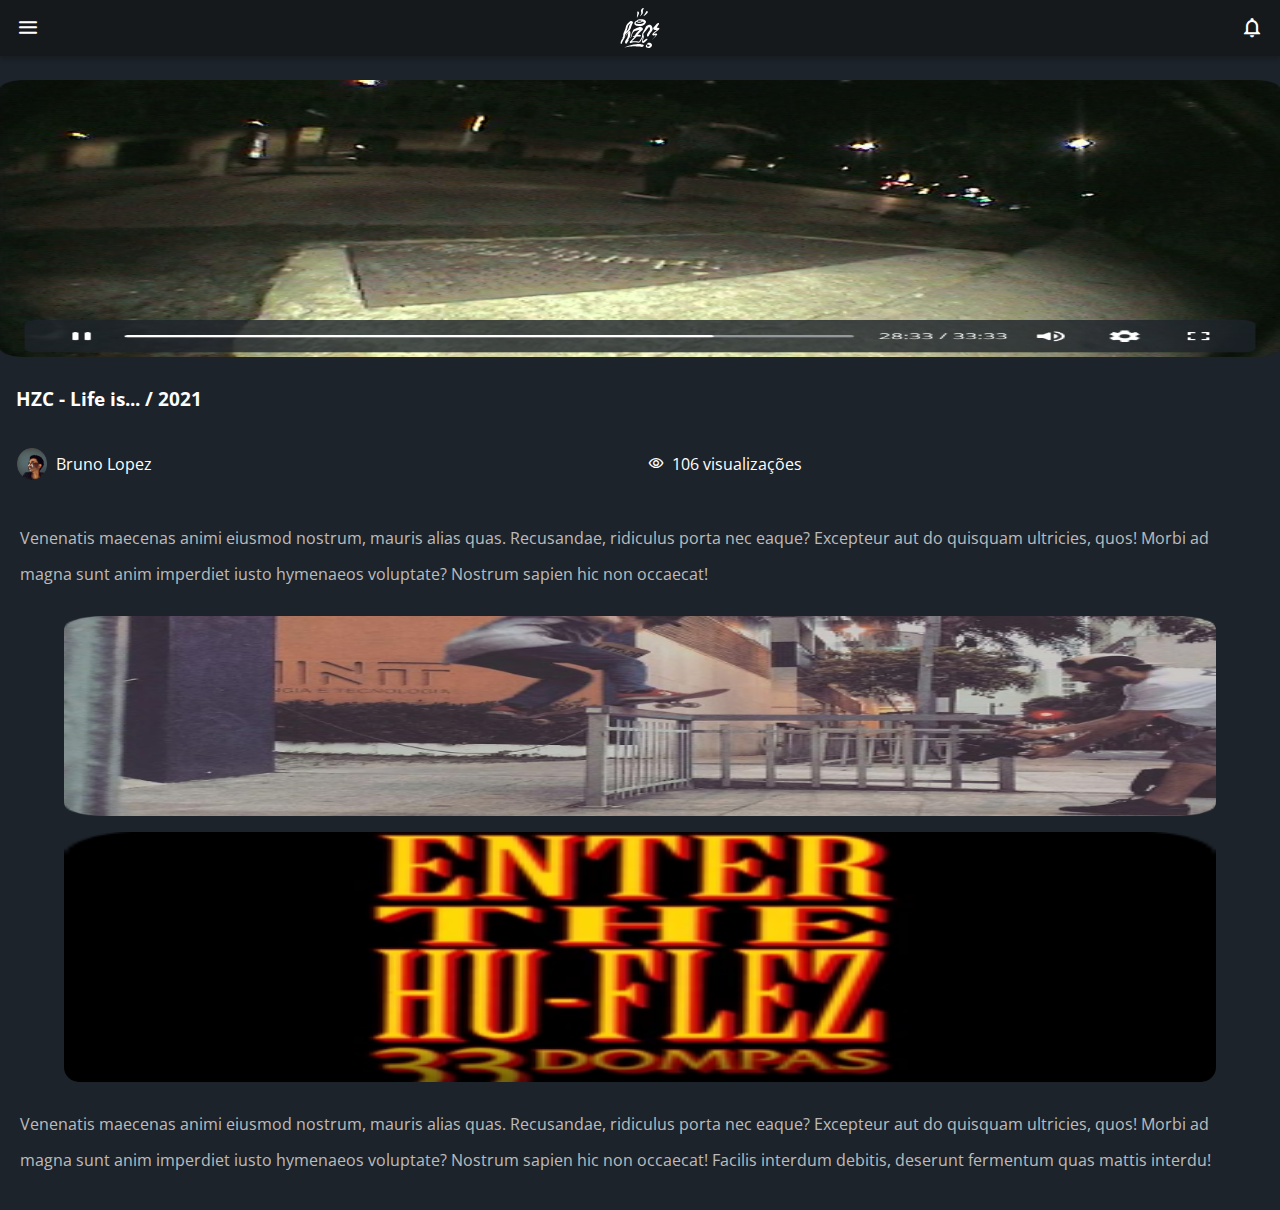
<file: Web/video.html>
<!DOCTYPE html>
<html lang="pt-br">
<head>
    <meta charset="UTF-8">
    <meta http-equiv="X-UA-Compatible" content="IE=edge">
    <meta name="viewport" content="width=device-width, initial-scale=1.0">
    <link rel="preconnect" href="https://fonts.googleapis.com">
    <link rel="preconnect" href="https://fonts.gstatic.com" crossorigin>
    <link rel="stylesheet" href="https://fonts.googleapis.com/css2?family=Open+Sans:wght@400;600;700&display=swap">
    <link rel="stylesheet" href="assets/css/reset.css">
    <link rel="stylesheet" href="assets/css/videos.css">
    <title>HZC | Vídeo</title>
</head>
<body>
    <header class="cabecalho">
        <button class="cabecalho__menu" aria-label="menu cabecalho"><i></i></button>
        <img src="assets/img/logo.svg" alt="Logo HZC" class="cabecalho__logo">
        <p class="cabecalho__perfil">Bruno Lopes</p>
        <button class="cabecalho__notificacao" aria-label="botao notificacao"><i></i></button>
    </header>
<nav class="menu-lateral">
    <img src="assets/img/logo.svg" alt="Logo HZC" class="menu-lateral__logo">
    <a href="./index.html" class="menu-lateral__link menu-lateral__link--inicio">Inicio</a>
    <a href="./videos.html" class="menu-lateral__link menu-lateral__link--videos menu-lateral-link--ativo">Vídeos</a>
    <a href="./pico.html" class="menu-lateral__link menu-lateral__link--picos">Picos</a>

</nav>
<main class="tudo">
        <main class="principal">
        <img src="assets/img/Video frame.png" alt="Img Header" class="principal-img  img-area">
        <div class="cartao__conteudo">
            <h3 class="cartao__titulo titulo-area">HZC - Life is... / 2021</h3>
            <p class="cartao__info principal-perfil perfil-area">&nbsp;&nbsp;Bruno Lopez</p>
            <p class=" cartao__info cartao__info--visualizacao perfil-vizu">106 visualizações</p>
        </div>
        <div class="texto texto-area1 texto--mobile">
            <h2>
                Venenatis maecenas animi eiusmod nostrum, mauris alias quas. Recusandae, ridiculus porta nec eaque? Excepteur aut do quisquam ultricies, quos! Morbi ad magna sunt anim imperdiet iusto hymenaeos voluptate? Nostrum sapien hic non occaecat! 
            </h2>
        </div>
        <div class="texto texto-area1 texto--desk">
            <h2>
                <p>Venenatis maecenas animi eiusmod nostrum, mauris alias quas. Recusandae, ridiculus porta nec eaque? Excepteur aut do quisquam ultricies, quos! Morbi ad magna sunt anim imperdiet iusto hymenaeos voluptate? Nostrum sapien hic non occaecat! Facilis interdum debitis, deserunt fermentum quas mattis interdum penatibus. Dictum laboris diamlorem, repellat, aut ligula. Quam tellus, facilisis possimus? Quidem nunc! Aenean sem! Curabitur eos felis porro integer consectetuer consectetur. Porttitor, convallis, sapien earum inventore dapibus facilis, facilis semper. Tempora senectus dictumst odio vivamus pariatur, praesentium laoreet, hendrerit duis proin excepturi, torquent et, sem, eu temporibus aut placerat nostrum. Parturient perspiciatis nesciunt. Earum ligula habitasse quo laoreet.</p>
                
                <p>Venenatis maecenas animi eiusmod nostrum, mauris alias quas. Recusandae, ridiculus porta nec eaque? Excepteur aut do quisquam ultricies, quos! Morbi ad magna sunt anim imperdiet iusto hymenaeos voluptate? Nostrum sapien hic non occaecat! Facilis interdum debitis, deserunt fermentum quas mattis interdum penatibus. Dictum laboris diamlorem, repellat, aut ligula. Quam tellus, facilisis possimus? Quidem nunc! Aenean sem! Curabitur eos felis porro integer consectetuer consectetur. Porttitor, convallis, sapien earum inventore dapibus facilis, facilis semper. Tempora senectus dictumst odio vivamus pariatur, praesentium laoreet, hendrerit duis proin excepturi, torquent et, sem, eu temporibus aut placerat nostrum. Parturient perspiciatis nesciunt. Earum ligula habitasse quo laoreet.</p>
            </h2>
        </div>

        <article class="img  img--destaque img-desk ">
            <img src="assets/img/imgvideo.png" alt="img-1 - Desk" class="img--local-desk1"/>
            <img src="assets/img/video2.png" alt="img-2 - Desk" class="img--local-desk2"/>
            <img src="assets/img/imgvideo.png" alt="img-1" class="img--local"/>
        </article>
        <article class="img  img--destaque">
            <img src="assets/img/video_2.png" alt="img-2" class="img2--local"/>
        </article>

        <div class="texto texto--mobile">
            <h2>
                Venenatis maecenas animi eiusmod nostrum, mauris alias quas. Recusandae, ridiculus porta nec eaque? Excepteur aut do quisquam ultricies, quos! Morbi ad magna sunt anim imperdiet iusto hymenaeos voluptate? Nostrum sapien hic non occaecat! Facilis interdum debitis, deserunt fermentum quas mattis interdu!   
            </h2>
        </div>
        <div class="texto texto--desk">
            <h2>
                Venenatis maecenas animi eiusmod nostrum, mauris alias quas. Recusandae, ridiculus porta nec eaque? Excepteur aut do quisquam ultricies, quos! Morbi ad magna sunt anim imperdiet iusto hymenaeos voluptate? Nostrum sapien hic non occaecat! Facilis interdum debitis, deserunt fermentum quas mattis interdum penatibus. Dictum laboris diamlorem, repellat, aut ligula. Quam tellus, facilisis possimus? Quidem nunc! Aenean sem! Curabitur eos felis porro integer consectetuer consectetur. Porttitor, convallis, sapien earum inventore dapibus facilis, facilis semper. Tempora senectus dictumst odio vivamus pariatur, praesentium laoreet, hendrerit duis proin excepturi, torquent et, sem, eu temporibus aut placerat nostrum. Parturient perspiciatis nesciunt. Earum ligula habitasse quo laoreet.
            </h2>
        </div>
    </main>
    <main class="principal2">
        <section class="secao secao-area">
            <h3 class="titulo-secao">Outros Vídeos</h3>
            <article class="cartao">
                <img src="assets/img/video_1.png" alt="Video 1" class="cartao__imagem">
                <div class="cartao__conteudo-lista">
                    <p class="cartao__perfil">André Soares</p>
                    <h3 class="cartao__titulo_lista">HZC - Tudo sem Padrin</h3>
                    <p class="cartao__info-lista cartao__info--minutos">46 Minutos</p>
                    <button class="cartao__botao cartao__botao--assistir" aria-label="Botao de Assistir"></button>
                </div>
            </article>
            <article class="cartao">
                <img src="assets/img/video_2.png" alt="Video 2" class="cartao__imagem">
                <div class="cartao__conteudo-lista">
                    <p class="cartao__perfil">Bruno Lopez</p>
                    <h3 class="cartao__titulo_lista">HZC - Enter the Hu-flez</h3>
                    <p class="cartao__info-lista cartao__info--minutos">46 Minutos</p>
                    <button class="cartao__botao cartao__botao--assistir" aria-label="Botao de Assistir"></button>
                </div>
            </article>
            <article class="cartao">
                <img src="assets/img/video_3.png" alt="Video 3" class="cartao__imagem">
                <div class="cartao__conteudo-lista">
                    <p class="cartao__perfil">Bruno Lopez</p>
                    <h3 class="cartao__titulo_lista">HZC - Vol.3</h3>
                    <p class="cartao__info-lista cartao__info--minutos">1 Hora</p>
                    <button class="cartao__botao cartao__botao--assistir" aria-label="Botao de Assistir"></button>
                </div>
            </article>
            <article class="cartao">
                <img src="assets/img/video_4.png" alt="Video 4" class="cartao__imagem">
                <div class="cartao__conteudo-lista">
                    <p class="cartao__perfil">Luiza Sampaio</p>
                    <h3 class="cartao__titulo_lista">HZC - Vol.3</h3>
                    <p class="cartao__info-lista cartao__info--minutos">2 Horas</p>
                    <button class="cartao__botao cartao__botao--assistir" aria-label="Botao de Assistir"></button>
                </div>
            </article>
        </section>
    </main>
</main>

    <script src="./index.js"></script>
</body>
</html>
</file>
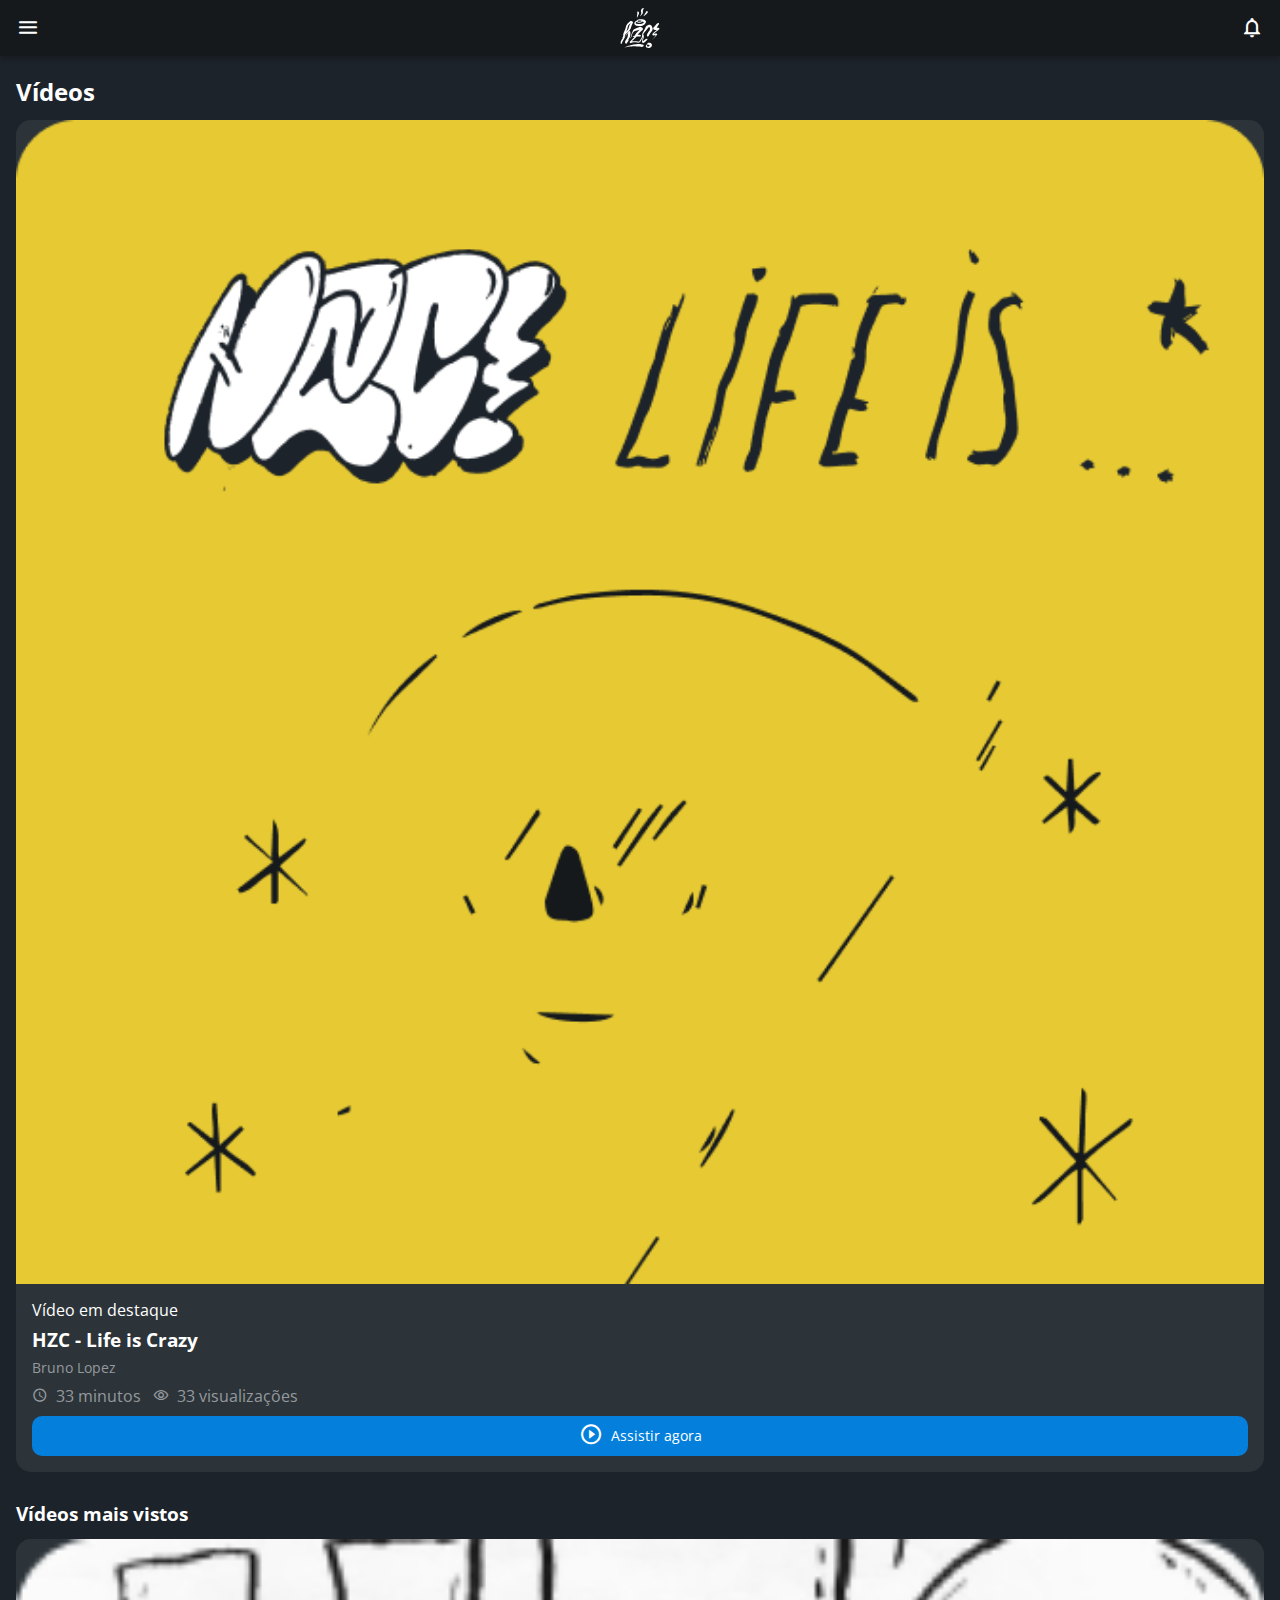
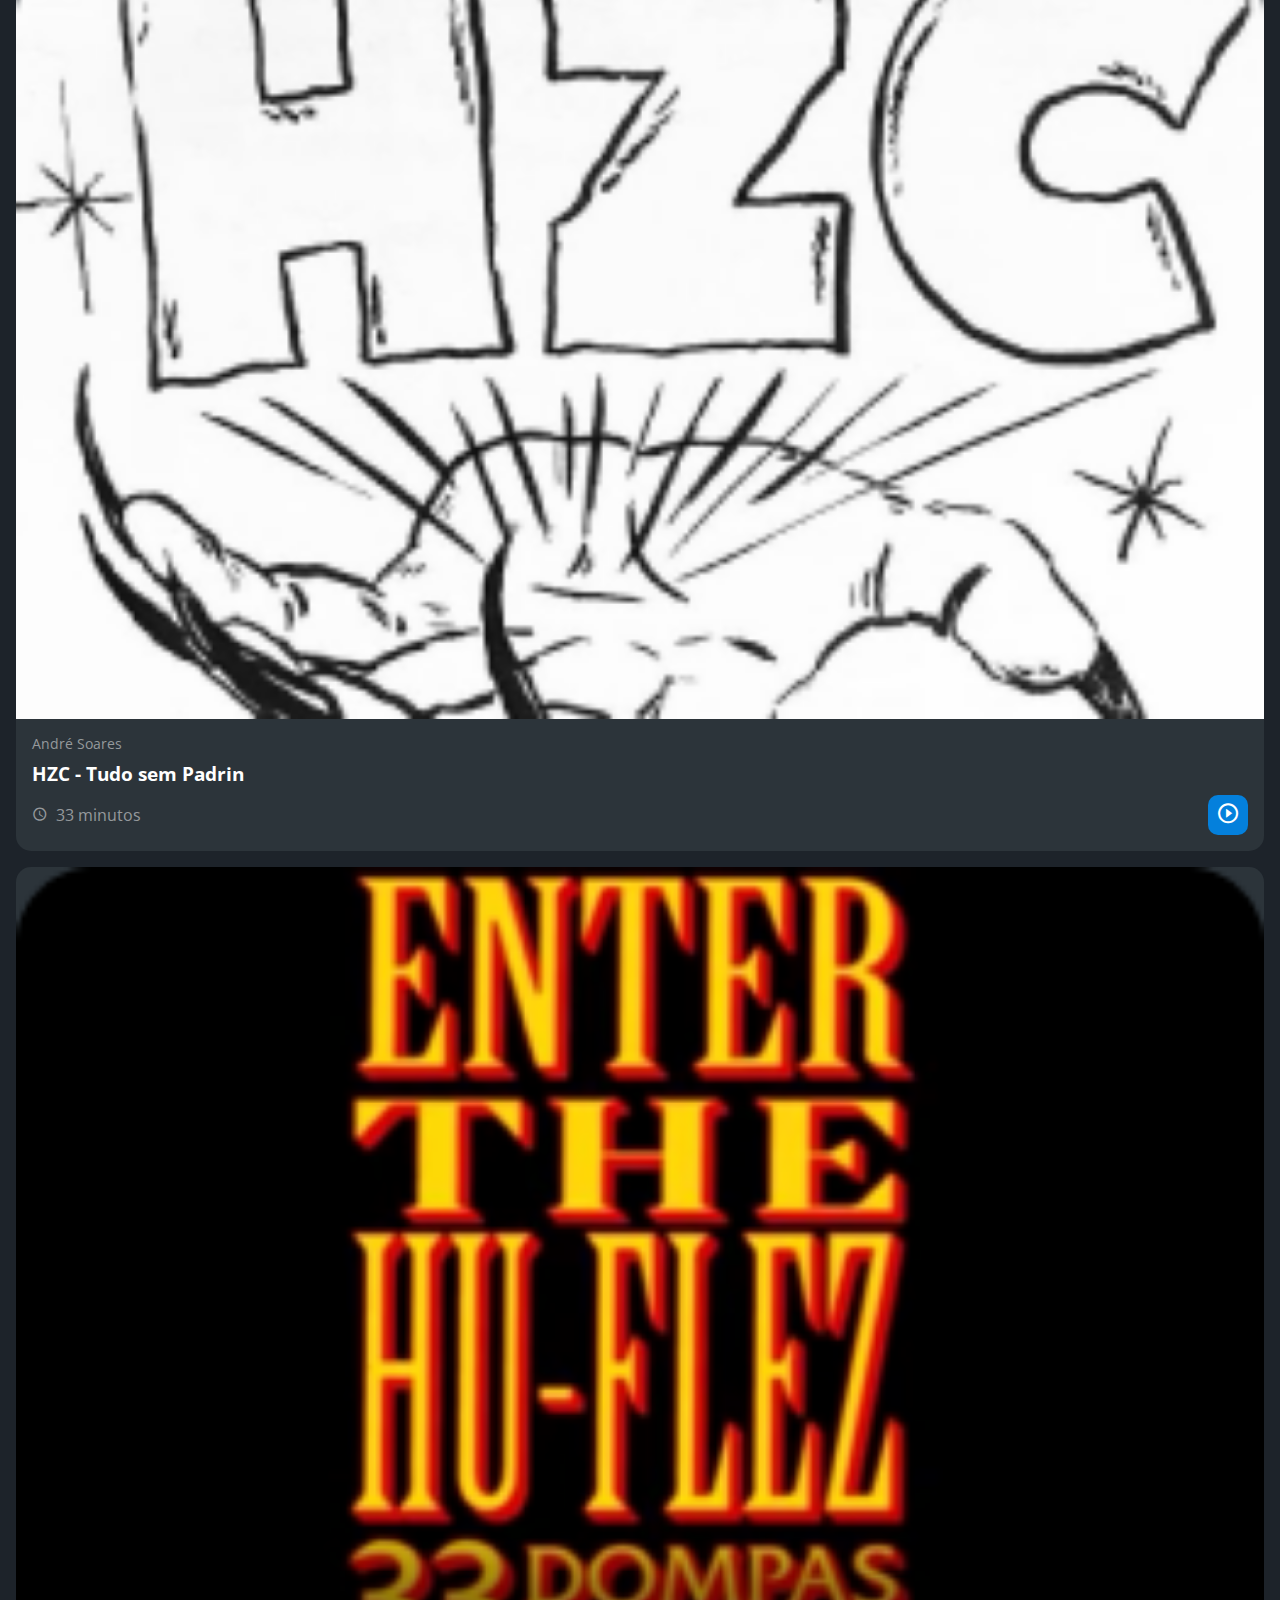
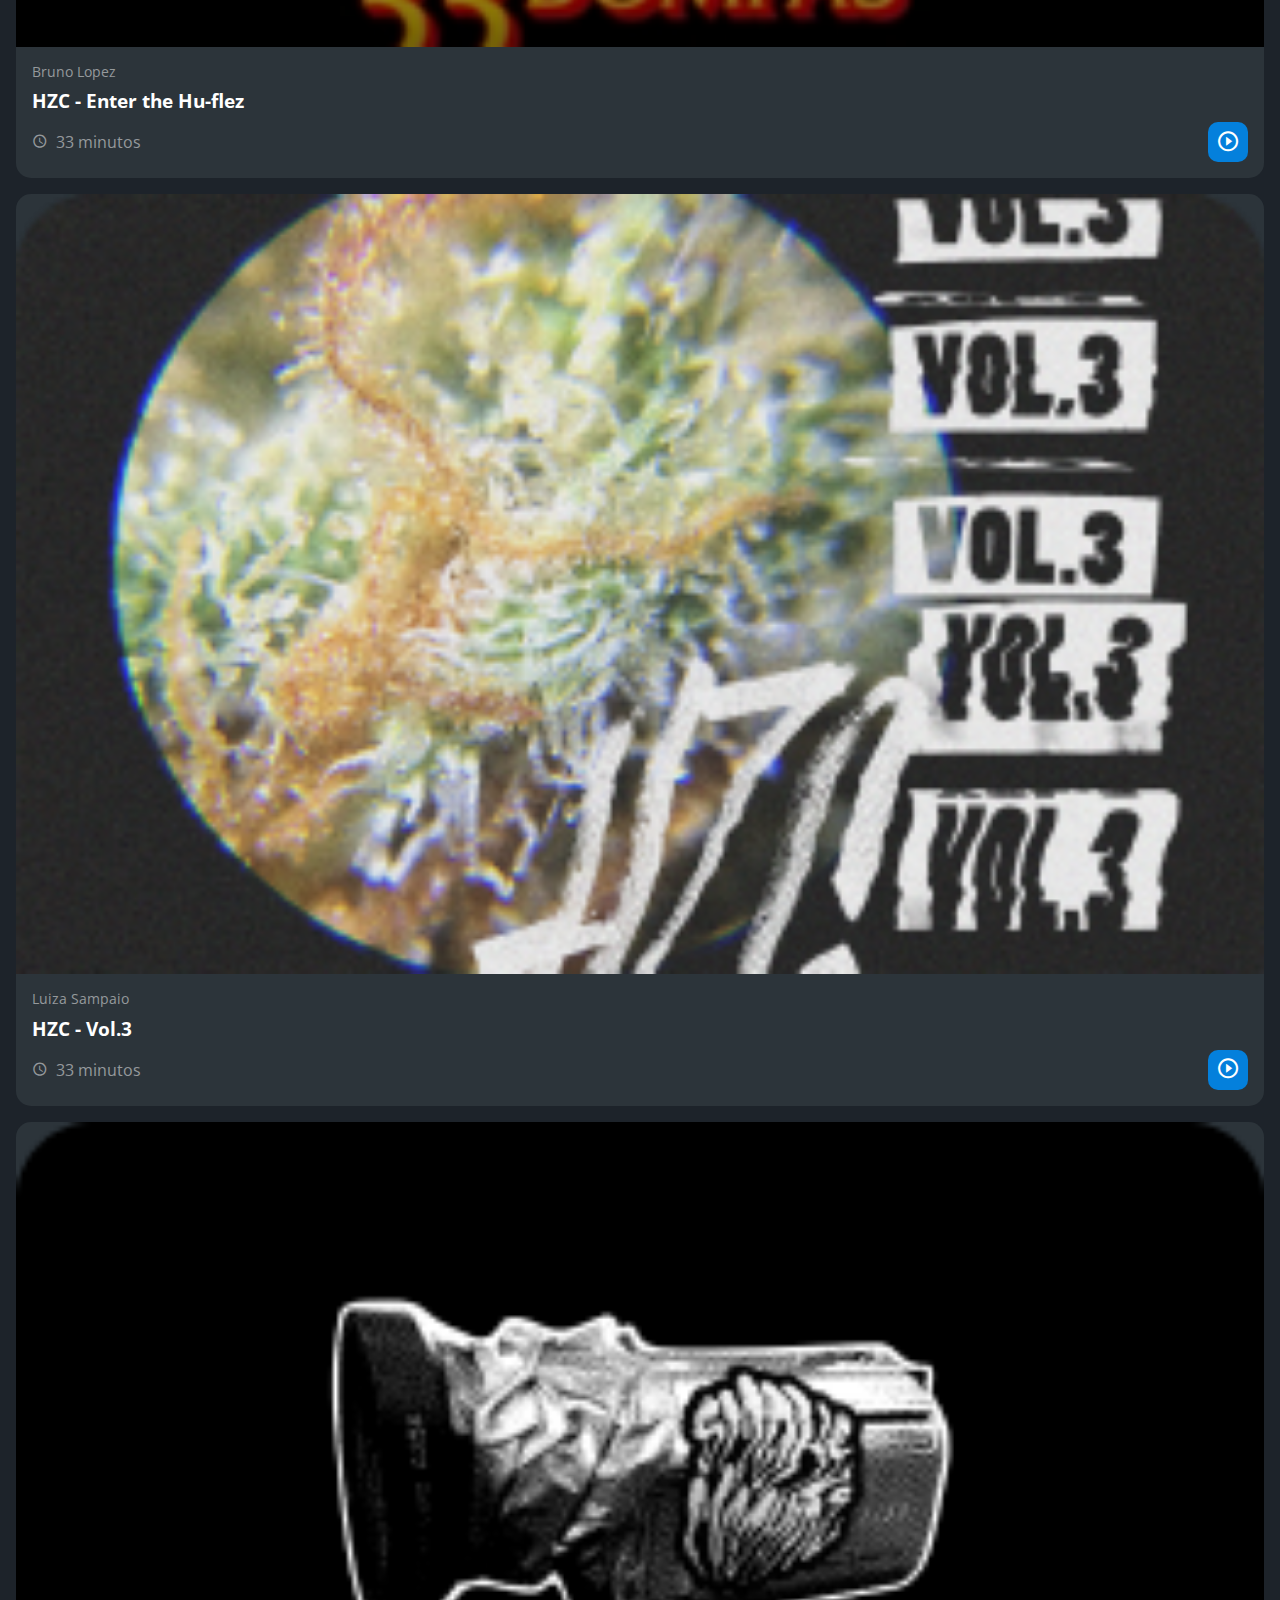
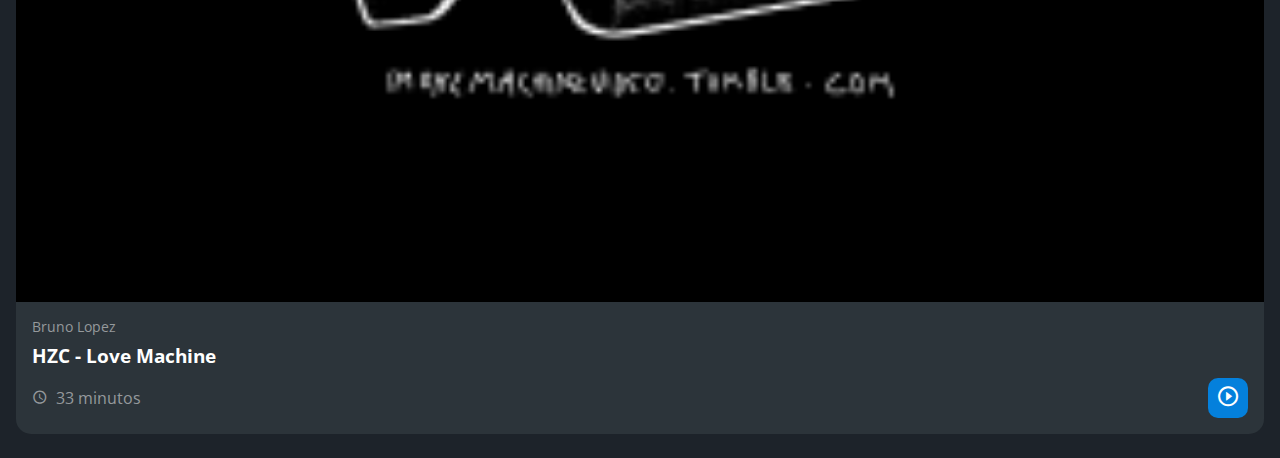
<file: Web/videos.html>
<!DOCTYPE html>
<html lang="pt-br">
<head>
    <meta charset="UTF-8">
    <meta http-equiv="X-UA-Compatible" content="IE=edge">
    <meta name="viewport" content="width=device-width, initial-scale=1.0">
    <title>HZC | Vídeo</title>
    <link rel="preconnect" href="https://fonts.googleapis.com">
    <link rel="preconnect" href="https://fonts.gstatic.com" crossorigin>
    <link rel="stylesheet" href="https://fonts.googleapis.com/css2?family=Open+Sans:wght@400;600;700&display=swap">
    <link rel="stylesheet" href="assets/css/reset.css">
    <link rel="stylesheet" href="assets/css/estilos.css">
</head>
<body class="body">
    <header class="cabecalho">
        <button class="cabecalho__menu" aria-label="Menu"><i></i></button>
        <img src="assets/img/logo.svg" alt="Logotipo da HZC" class="cabecalho__logo">
        <p class="cabecalho__perfil">Bruno Lopez</p>
        <button class="cabecalho__notificacao" aria-label="Notificação"><i></i></button>
    </header>
    <nav class="menu-lateral">
        <img src="assets/img/logo.svg" alt="Logotipo da HZC" class="menu-lateral__logo">
        <a href="./index.html" class="menu-lateral__link menu-lateral__link--inicio ">Início</a>
        <a href="./videos.html" class="menu-lateral__link menu-lateral__link--videos menu-lateral__link--ativo">Vídeos</a>
        <a href="./pico.html" class="menu-lateral__link menu-lateral__link--picos">Picos</a>

    </nav>
    <main class="principal">
        <h2 class="titulo-pagina">Vídeos</h2>
        <article class="cartao cartao--destaque destaque-videos">
            <img src="assets/img/banner-mobile_1.png" alt="Banner do cartao" class="cartao__imagem cartao__imagem--mobile">
            <img src="assets/img/banner_1.png" alt="Banner do cartao" class="cartao__imagem cartao__imagem--desktop">
             <div class="cartao__conteudo">
                <p class="cartao__destaque">Vídeo em destaque</p>
                <h3 class="cartao__titulo">HZC - Life is Crazy</h3>
                <p class="cartao__perfil">Bruno Lopez</p>
                <p class="cartao__info cartao__info--tempo">33 minutos</p>
                <p class=" cartao__info cartao__info--visualizacao">33 visualizações</p>
                <button class="cartao__botao cartao__botao--play cartao__botao--destaque" onclick="govideo()">Assistir agora</button>
            </div>
        </article>
        <article class="cartao cartao--recentes videos-recentes">
            <h3 class="cartao__titulo">Vídeos recentes</h3>
            <a href="#" class="cartao__link">Ver todos</a>
            <ul class="cartao__lista">
                <li class="cartao__item">
                    <img src="assets/img/miniatura_1.png" alt="Thumbnail" class="cartao__item-thumbnail">
                    <h4 class="cartao__item-titulo">HZC - Love machine</h4>
                    <p class="cartao__item-perfil">Bruno Lopez</p>
                </li>
                <li class="cartao__item">
                    <img src="assets/img/miniatura_2.png" alt="Thumbnail" class="cartao__item-thumbnail">
                    <h4 class="cartao__item-titulo">HZC - Vol.3</h4>
                    <p class="cartao__item-perfil">Júlia Fonseca</p>
                </li>
                <li class="cartao__item">
                    <img src="assets/img/miniatura_3.png" alt="Thumbnail" class="cartao__item-thumbnail">
                    <h4 class="cartao__item-titulo">HZC - Pescaria na Urna</h4>
                    <p class="cartao__item-perfil">Giovane Colono</p>
                </li>
                <li class="cartao__item">
                    <img src="assets/img/miniatura_4.png" alt="Thumbnail" class="cartao__item-thumbnail">
                    <h4 class="cartao__item-titulo">HZC - Manobras</h4>
                    <p class="cartao__item-perfil">Caio</p>
                </li>
                <li class="cartao__item">
                    <img src="assets/img/miniatura_5.png" alt="Thumbnail" class="cartao__item-thumbnail">
                    <h4 class="cartao__item-titulo">HZC - Olie 180</h4>
                    <p class="cartao__item-perfil">André Grupon</p>
                </li>
            </ul>
        </article>
        <section class="secao secao-videos secao-videos">
            <h3 class="titulo-secao">Vídeos mais vistos</h3>
            <article class="cartao">
                <img src="assets/img/video_1.png" alt="Vídeo" class="cartao__imagem">
                <div class="cartao__conteudo">
                    <p class="cartao__perfil">André Soares</p>
                    <h3 class="cartao__titulo">HZC - Tudo sem Padrin</h3>
                    <p class="cartao__info cartao__info--tempo">33 minutos</p>
                    <button class="cartao__botao cartao__botao--play" aria-label="Assistir agora"></button>
                </div>
            </article>
            <article class="cartao">
                <img src="assets/img/video_2.png" alt="Vídeo" class="cartao__imagem">
                <div class="cartao__conteudo">
                    <p class="cartao__perfil">Bruno Lopez</p>
                    <h3 class="cartao__titulo">HZC - Enter the Hu-flez</h3>
                    <p class="cartao__info cartao__info--tempo">33 minutos</p>
                    <button class="cartao__botao cartao__botao--play" aria-label="Assistir agora"></button>
                </div>
            </article>
            <article class="cartao">
                <img src="assets/img/video_3.png" alt="Vídeo" class="cartao__imagem">
                <div class="cartao__conteudo">
                    <p class="cartao__perfil">Luiza Sampaio</p>
                    <h3 class="cartao__titulo">HZC - Vol.3</h3>
                    <p class="cartao__info cartao__info--tempo">33 minutos</p>
                    <button class="cartao__botao cartao__botao--play" aria-label="Assistir agora"></button>
                </div>
            </article>
            <article class="cartao">
                <img src="assets/img/video_4.png" alt="Vídeo" class="cartao__imagem">
                <div class="cartao__conteudo">
                    <p class="cartao__perfil">Bruno Lopez</p>
                    <h3 class="cartao__titulo">HZC - Love Machine</h3>
                    <p class="cartao__info cartao__info--tempo">33 minutos</p>
                    <button class="cartao__botao cartao__botao--play" aria-label="Assistir agora"></button>
                </div>
            </article>
        </section>
    </main>
    <script src="index.js"></script>
</body>
</html>
</file>
<file: Web/assets/css/style.css>
@font-face {
  font-family: "icones";
  src: url(../font/icones.ttf);
}


body {
  background-color: #1d232a;
  font-family: "Open Sans", "icones", sans-serif;
  color: #ffffff;
}
@media screen and (min-width:1440px){
  body {
    display: grid;
    grid-template-columns: auto 1fr;
  }
}

.cabecalho__perfil{
  display: none;
}

.cabecalho {
  display: flex;
  justify-content: space-between;
  align-items: center;
  background-color: #15191c;
  padding: 8px 16px;
  box-shadow: 0px 4px 4px rgba(0, 0, 0, 0.16);
}

.cabecalho__menu i::before {
  content: "\e904";
  font-size: 24px;
}

.cabecalho__notificacao i::before {
  content: "\e906";
  font-size: 24px;
}

.cabecalho__logo {
  width: 40px;
}

@media screen and (min-width: 1440px) {
  .cabecalho {
    background-color: #15191c;
    display: grid;
    column-gap: 32px;
    grid-template-columns: 1fr auto;
    padding: 16px 60px;
    height: 80px;
    box-sizing: border-box;
    grid-column: 2;
  }

  .cabecalho__menu {
    display: none;
  }

  .cabecalho__logo {
    display: none;
  }

  .cabecalho__perfil {
    display: grid;
    grid-template-columns: repeat(3, auto);
    column-gap: 8px;
    align-items: center;
    justify-self: flex-end;
    color: #95999c;
    padding: 8px 32px;
    border-right: 1px solid #95999c;
  }

  .cabecalho__perfil::before {
    content: "";
    display: block;
    width: 32px;
    height: 32px;
    background-image: url(../img/profile_1.png);
    background-size: contain;
    background-repeat: no-repeat;
    background-position: center;
  }

  .cabecalho__perfil::after {
    content: "\e90d";
    color: #ffffff;
    font-size: 1.5rem;
  }
}

.menu-lateral{
  display: flex;
  flex-direction: column;
  background-color: #15191c;
  width: 60vw;
  height: 100vh;

  position: absolute;
  left: -100vw;
  transition: .25s;
}
 
.menu-lateral--ativo{
  left:0;
  transition: .25s;
}

.menu-lateral__logo{
  width: 118px;
  align-self: center;
  padding: 16px;
}

.menu-lateral__link{
  height: 64px;
  color: #95999C;
  padding-left: 64px;
  display: flex;
  align-items: center;
}

.menu-lateral__link--ativo{
  color: white;
  padding-left: 56px;
  border-left: 8px solid white;
}


.menu-lateral__link::before {
  width: 24px;
  height: 24px;
  font-size: 24px;
  position: absolute;
  left: 24px;
}

.menu-lateral__link--inicio::before {
  content: "\e902";
}

.menu-lateral__link--videos::before {
  content: "\e90e";
}

.menu-lateral__link--picos::before {
  content: "\e909";
}

.menu-lateral__link--integrantes::before {
  content: "\e903";
}

.menu-lateral__link--camisas::before {
  content: "\e900";
}

.menu-lateral__link--pinturas::before {
  content: "\e90a";
}

@media screen and (min-width:1440px){
  .menu-lateral{
    position: static;
    width: 200px;
    grid-column: 1;
    grid-row: 1 / span 2;
  }
}

.principal{
  padding: 24px 16px;
  display: grid;
  gap: 8px;
  animation: fade 1s ease-in-out;
}

.titulo-pagina{
  font-size: 1.5rem;
  font-weight: 700;
}

.cartao--favoritos {
  display: none;
}
@media screen and (min-width:1440px){
  .cartao--favoritos .cartao__titulo {
    grid-column: auto;
    
  }

  .cartao__link {
    font-size: 0.8rem;
    font-weight: 600;
    color: #0480dc;
    justify-self: flex-end;
  }

  .cartao__lista {
    display: grid;
    row-gap: 16px;
    grid-column: span 2;
  }

  .cartao__item {
    display: grid;
    grid-template-columns: auto 1fr;
    gap: 8px;
  }

  .cartao__item-thumbnail {
    width: 32px;
    grid-row: span 2;
  }

  .cartao__item-titulo {
    font-size: 0.9rem;
    line-height: 1.2rem;
    font-weight: 700;
  }

  .cartao__item-perfil {
    font-size: 0.8rem;
    color: #95999c;
  }
  .titulo-secao {
    grid-column: span 4;
  }
  .titulo-secao2 {
    grid-column: span 4;
  }
  .cartao--favoritos {
    display: grid;
    grid-template-columns: auto auto;
    align-items: center;
    row-gap: 30px;
    width: 256px;
    padding: 22px;
    box-sizing: border-box;
    align-self: flex-start;
  }
  .cartao__item-thumbnail {
    width: 32px;
    grid-row: span 2;
}
}

@media screen and (min-width: 1440px) {
  .principal {
    display: grid;
    grid-template-columns: auto 1fr auto;
    grid-template-areas:
      "titulo-pagina titulo-pagina titulo-pagina"
      "mapa mapa favoritos"
      "secao-videos secao-videos secao-videos";
    column-gap: 32px;
    padding: 16px 60px;
    grid-column: 2;
  }
}

.mapa{
  border-radius: 15px;
  overflow: hidden;
}
.mapa__imagem{
  width: 960px;
  height: 500px;
}
.mapa--destaque{
  margin-bottom: 16px;
}
.mapa--picos{
  width: 100%;
  height: 468px;
  background-image: url(../img/mapa-picos.png);
  background-size: cover;
  background-repeat: no-repeat;
  background-position: center;
  border-radius: 15px;
}

.titulo-secao {
  font-size: 1.2rem;
  font-weight: 700;
  transition: all 0.25s;
}

.secao {
  display: grid;
  gap: 16px;
}

.cartao{
  width: 100%;
  border-radius: 15px;
  overflow: hidden;
  background-color: #2c343a;
  
}

@keyframes fade {
  from {
   opacity: 0;
   margin-top: 10%;
  }

  to {
    opacity: 1;
    margin-top: 0;
  }
}

.cartao__conteudo {
  padding: 16px;
  display: grid;
  grid-template-columns: auto 1fr;
  gap: 12px;
}

.cartao__titulo{
  font-size: 1.2rem;
  font-weight: 700;
  grid-column: span 2;
}
.cartao__perfil{
  color: #95999c;
  font-size: 0.9rem;
  grid-column: span 2;
}

.cartao__info {
  display: flex;
  align-items: center;
  color: #95999c;
}

.cartao__info--vizualizacao::before {
  content: "\e90f";
  margin-right: 8px;
}

.cartao__botao {
  display: flex;
  justify-content: center;
  align-items: center;
  background-color: #0480dc;
  width: 40px;
  height: 40px;
  border-radius: 10px;
  font-size: 0.9rem;
  justify-self: flex-end;
}


.cartao__botao--local::before {
  content: "\e909";
  font-size: 24px;
}


@media screen and (min-width: 1440px) {
  .secao {
    grid-template-columns: repeat(4, 1fr);
  }

  .titulo-pagina {
    grid-area: titulo-pagina;
  }
  .mapa {
    grid-area: mapa;
  }

  .favoritos {
    grid-area: favoritos;
  }

  .secao-videos {
    grid-area: secao-videos;
  }

}
</file>
<file: Web/assets/css/estilopicos.css>
@font-face {
    font-family: "icones";
    src: url(../font/icones.ttf);
  }

  

  body{
      background-color: #1d232a;
      font-family: "Open Sans", "icones", sans-serif;
      color: white;
      
  }

  @media screen and (min-width:1440px){
    body{
      display: grid;
      grid-template-columns: auto 1fr;
    }
  }
  
.cabecalho__perfil{
  display: none;
}

  .cabecalho{
      display: flex;
      align-items: center;
      justify-content: space-between;
      background-color: #15191c;
      padding: 8px 16px;
      box-shadow: 0px 4px 4px rgba(0, 0, 0, 0.16);
  }

  .cabecalho__menu::before{
      content: "\e904";
      font-size: 24px;
  }

  .cabecalho__notificacao::before{
      content: "\e906";
      font-size: 24px;
  }

  .cabecalho__logo {
    width: 40px;
  }

  .menu-lateral{
    display: flex;
    flex-direction: column;
    background-color: #15191c;
    width: 60vw;
    height: 100vh;
    position: absolute;
    left: -100vw;
    transition: .25s;
  }

  @media screen and (min-width: 1440px) {
    .cabecalho {
      background-color: #15191c;
      display: grid;
      column-gap: 32px;
      grid-template-columns: 1fr auto;
      padding: 16px 60px;
      height: 80px;
      box-sizing: border-box;
      grid-column: 2;
    }
  
    .cabecalho__menu {
      display: none;
    }
  
    .cabecalho__logo {
      display: none;
    }
  
    .cabecalho__perfil {
      display: grid;
      grid-template-columns: repeat(3, auto);
      column-gap: 8px;
      align-items: center;
      justify-self: flex-end;
      color: #95999c;
      padding: 8px 32px;
      border-right: 1px solid #95999c;
    }
  
    .cabecalho__perfil::before {
      content: "";
      display: block;
      width: 32px;
      height: 32px;
      background-image: url(../img/profile_1.png);
      background-size: contain;
      background-repeat: no-repeat;
      background-position: center;
    }
  
    .cabecalho__perfil::after {
      content: "\e90d";
      color: #ffffff;
      font-size: 1.5rem;
    }
  }

  .menu-lateral--ativo{
    left: 0;
    transition: .25s;
  }
  .menu-lateral__logo{
    width: 118px;
    align-self: center;
    padding: 16px;
  }
  
  .menu-lateral__link{
      display: flex;
      align-items: center;
      padding-left: 64px;
      color: #95999c;
      height: 64px;
  }

  .menu-lateral-link--ativo{
      color: white;
      padding-left: 56px;
      border-left: 8px solid white;
  }

  .menu-lateral__link::before {
    width: 24px;
    height: 24px;
    font-size: 24px;
    position: absolute;
    left: 24px;
  }

  .menu-lateral__link--inicio::before{
      content: "\e902";
  }

  .menu-lateral__link--videos::before{
    content: "\e90e";
}

.menu-lateral__link--picos::before{
    content: "\e909";
}

.menu-lateral__link--integrantes::before{
    content: "\e903";
}

.menu-lateral__link--camisas::before{
    content: "\e900";
}

.menu-lateral__link--pinturas::before{
    content: "\e90a";
}

@media screen and (min-width:1440px){
  .menu-lateral{
    position: static;
    width: 200px;
    grid-column: 1;
    grid-row: 1 / span 2;
  }
}

.principal-img{
    display: block;
    width: 100vw;
    height: 277px;
   
}

.mapa--local--desk{
  display: none;
}
@media screen and (min-width:1440px){
  .principal-img{
    width: 790px;
    height: 480px;
    border-radius: 15px;
  }
  .mapa--local{
    display: none;
  }
  .mapa--local--desk{
    display: block;
    width: 790px;
    height: 480px;
    border-radius: 15px;
  }
  .principal{
    display: grid;
    justify-items:stretch;
    margin-left: 30px;
  }
  
}

.principal{
    padding: 24px 16px;
    display: grid;
    gap: 16px;
    justify-content: center;
  }

  .principal2{
    
    padding: 24px 16px;
    margin-right: 30px;
    display: grid;
    gap: 16px;
    margin-right: 30px;
  }

  

@media screen and (min-width:1920px){
  .principal{
    margin-left: 50px;
  }
.principal-img{
  width: 1200px;
  height: 600px;
}
}
  
.cartao__conteudo {
    padding: 16px;
    display: grid;
    grid-template-columns: 1fr 1fr;
    gap: 16px;
    row-gap: 30px;
  }

  @media screen and (min-width:1440px){
    .cartao__conteudo{
      padding: 0;
      grid-template-columns: auto 1fr;
      width: 790px;
      gap:30px;
    }
  }
  @media screen and (min-width:1920px){
    .cartao__conteudo{
      width: 1200px;
    }
  }
  
  .cartao__titulo{
    font-size: 1.2rem;
    font-weight: 700;
    grid-column: span 2;
  }

  @media screen and (min-width:1440px){
    .cartao__titulo{
      font-size: 1.7rem;
    }
  }
  .cartao__perfil{
    color: #ffffff;
    font-size: 0.9rem;
    grid-column: span 2;
   
  }
  @media screen and (min-width:1440px){
    .cartao__conteudo{
      font-size: 1.17rem;
    }
    .perfil-vizu{
      justify-self: flex-end;
    }
   
  }
  
  .cartao__info {
    display: flex;
    align-items: center;
    color: #ffffff;
  }
  
  .cartao__info--visualizacao::before {
    content: "\e90f";
    margin-right: 8px;
  }
  
  .principal-perfil::before {
    content: "";
    display: block;
    width: 32px;
    height: 32px;
    background-image: url(../img/profile_1.png);
    background-size: contain;
    background-repeat: no-repeat;
    background-position: center;
  }

 .texto{
     display: flex;
     font-size: 16.2px;
     justify-content:space-evenly;
     line-height: 36px;
     color: #e7e6e6cb;
     text-align:start;
     padding: 8px 20px;
 }
 @media screen and (min-width:1440px){
   .texto{
     width: 800px;
     padding: 0;
   }
 }
 @media screen and (min-width:1920px){
   .texto{
     width: 1200px;
   }
 }

 .img{
   display: grid;
   grid-template-columns: 1fr 1fr;   
 }
 .mapa--local{
  width: 90%;
  height: 340px;
  grid-column: span 2;
  justify-self: center;
  border-radius: 15px;
 }

 .img--local{
  width: 90%;
  height: 200px;
  grid-column: span 2;
  justify-self: center;
  border-radius: 15px;
 }

 .img--local-desk1{
   display: none;
 }

 .img--local-desk2{
  display: none;
}
 @media screen and (min-width:1440px){
   .img--local{
     display: none;
   }
   .img2--local{
     display: none;
   }
   .img-desk{
    display: grid;
    grid-template-columns: auto auto;
    column-gap: 16px;
    width: 500px;
   }
   .img--local-desk1{
    display: block;
    width: 422px;
    height: 256px;
    box-sizing: border-box;
   }
   .img--local-desk2{
    display: block;
    width: 352px;
    height: 256px;
    box-sizing: border-box;
   }
 }
 @media screen and (min-width:1920px){
   .mapa--local--desk{
     width: 1200px;
   }
 }

 .img2--local{
  width: 90%;
  height: 250px;
  grid-column: span 2;
  justify-self: center;
  border-radius: 15px;
 }
 @media screen and (min-width:1920px){
   .img-desk{
     width: 1200px;
   }
   .img--local-desk1{
     width: 685px;
   }
   .img--local-desk2{
     width: 500px;
   }
   .principal2{
     margin-right: 50px;
   }  
  }

 .secao {
  display: none;
  gap: 16px;
} 
@media screen and (min-width:1440px){
  .secao{
    display: grid;
    width: 300px;
  }
}
.cartao__perfil{
  color: #95999c;
  font-size: 0.9rem;
  grid-column: span 2;
}

.cartao__info-lista {
  display: flex;
  align-items: center;
  color: #95999c;
}
.titulo-secao {
  font-size: 1.2rem;
  font-weight: 700;
  transition: all 0.25s;
}

.cartao{
  width:100%;
  border-radius: 15px;
  overflow: hidden;
  background-color: #2c343a;
}
.cartao__conteudo-lista {
  padding: 16px;
  display: grid;
  grid-template-columns: auto 1fr;
  gap: 8px;
}
.cartao__info-lista{
  grid-column: 1;
  grid-row: 2;
}

.cartao__info--vizualizacao::before {
  content: "\e90f";
  margin-right: 8px;
}

.cartao__titulo_lista{
  font-size: 1.2rem;
  font-weight: 700;
  grid-column: span 2;
}

.cartao__botao {
  background-color: #0480dc;
  width: 40px;
  height: 40px;
  border-radius: 10px;
  font-size: 0.9rem;
  grid-column: 2;
  grid-row: 3;
  justify-self: flex-end;
}


.cartao__botao--local::before {
  content: "\e909";
  font-size: 24px;
}

.principal2{
  display: none;
}

@media screen and (min-width:1440px){
.tudo{
  display: grid;
  grid-template-areas: 
  "principal principal2"
  ;
}

.principal2{
  display: block;

}

.principal{
  grid-area: principal;
}

.principal2{
  grid-area: principal2
}

}

.texto--desk{
  display: none;
}

@media screen and (min-width:1440px){
  .texto--desk{
    display: block;
  }
  .texto--mobile{
    display: none;
  }
}
</file>
<file: Web/assets/css/videos.css>
@font-face {
    font-family: "icones";
    src: url(../font/icones.ttf);
  }

  body{
      background-color: #1d232a;
      font-family: "Open Sans", "icones", sans-serif;
      color: white;
  }

  @media screen and (min-width:1440px){
    body{
      display: grid;
      grid-template-columns: auto 1fr;
    }
  }
  
.cabecalho__perfil{
  display: none;
}

  .cabecalho{
      display: flex;
      align-items: center;
      justify-content: space-between;
      background-color: #15191c;
      padding: 8px 16px;
      box-shadow: 0px 4px 4px rgba(0, 0, 0, 0.16);
  }

  .cabecalho__menu::before{
      content: "\e904";
      font-size: 24px;
  }

  .cabecalho__notificacao::before{
      content: "\e906";
      font-size: 24px;
  }

  .cabecalho__logo {
    width: 40px;
  }

  .menu-lateral{
    display: flex;
    flex-direction: column;
    background-color: #15191c;
    width: 60vw;
    height: 100vh;
    position: absolute;
    left: -100vw;
    transition: .25s;
  }

  @media screen and (min-width: 1440px) {
    .cabecalho {
      background-color: #15191c;
      display: grid;
      column-gap: 32px;
      grid-template-columns: 1fr auto;
      padding: 16px 60px;
      height: 80px;
      box-sizing: border-box;
      grid-column: 2;
    }
  
    .cabecalho__menu {
      display: none;
    }
  
    .cabecalho__logo {
      display: none;
    }
  
    .cabecalho__perfil {
      display: grid;
      grid-template-columns: repeat(3, auto);
      column-gap: 8px;
      align-items: center;
      justify-self: flex-end;
      color: #95999c;
      padding: 8px 32px;
      border-right: 1px solid #95999c;
    }
  
    .cabecalho__perfil::before {
      content: "";
      display: block;
      width: 32px;
      height: 32px;
      background-image: url(../img/profile_1.png);
      background-size: contain;
      background-repeat: no-repeat;
      background-position: center;
    }
  
    .cabecalho__perfil::after {
      content: "\e90d";
      color: #ffffff;
      font-size: 1.5rem;
    }
  }

  .menu-lateral--ativo{
    left: 0;
    transition: .25s;
  }
  .menu-lateral__logo{
    width: 118px;
    align-self: center;
    padding: 16px;
  }
  
  .menu-lateral__link{
      display: flex;
      align-items: center;
      padding-left: 64px;
      color: #95999c;
      height: 64px;
  }

  .menu-lateral-link--ativo{
      color: white;
      padding-left: 56px;
      border-left: 8px solid white;
  }

  .menu-lateral__link::before {
    width: 24px;
    height: 24px;
    font-size: 24px;
    position: absolute;
    left: 24px;
  }

  .menu-lateral__link--inicio::before{
      content: "\e902";
  }

  .menu-lateral__link--videos::before{
    content: "\e90e";
}

.menu-lateral__link--picos::before{
    content: "\e909";
}

.menu-lateral__link--integrantes::before{
    content: "\e903";
}

.menu-lateral__link--camisas::before{
    content: "\e900";
}

.menu-lateral__link--pinturas::before{
    content: "\e90a";
}

@media screen and (min-width:1440px){
  .menu-lateral{
    position: static;
    width: 200px;
    grid-column: 1;
    grid-row: 1 / span 2;
  }
}

.principal-img{
    display: block;
    width: 100vw;
    height: 277px;
   
}

.mapa--local--desk{
  display: none;
}
@media screen and (min-width:1440px){
  .principal-img{
    width: 790px;
    height: 480px;
    border-radius: 15px;
  }
  .mapa--local{
    display: none;
  }
  .mapa--local--desk{
    display: block;
    width: 790px;
    height: 480px;
    border-radius: 15px;
  }
  .principal{
    display: grid;
    justify-items:stretch;
    margin-left: 30px;
  }
  
}

.principal{
    padding: 24px 16px;
    display: grid;
    gap: 16px;
    justify-content: center;
    animation: fade 1s ease-in-out;
  }
  @keyframes fade {
    from {
     opacity: 0;
     margin-top: 10%;
    }
  
    to {
      opacity: 1;
      margin-top: 0;
    }
  }

  .principal2{
    
    padding: 24px 16px;
    margin-right: 30px;
    display: grid;
    gap: 16px;
    margin-right: 30px;
  }

  

@media screen and (min-width:1920px){
  .principal{
    margin-left: 50px;
  }
.principal-img{
  width: 1200px;
  height: 600px;
}
}
  
.cartao__conteudo {
    padding: 16px;
    display: grid;
    grid-template-columns: 1fr 1fr;
    gap: 16px;
    row-gap: 30px;
  }

  @media screen and (min-width:1440px){
    .cartao__conteudo{
      padding: 0;
      grid-template-columns: auto 1fr;
      width: 790px;
      gap:30px;
    }
  }
  @media screen and (min-width:1920px){
    .cartao__conteudo{
      width: 1200px;
    }
  }
  
  .cartao__titulo{
    font-size: 1.2rem;
    font-weight: 700;
    grid-column: span 2;

  }

  @media screen and (min-width:1440px){
    .cartao__titulo{
      font-size: 1.7rem;
    }
  }
  .cartao__perfil{
    color: #ffffff;
    font-size: 0.9rem;
    grid-column: span 2;
   
  }
  @media screen and (min-width:1440px){
    .cartao__conteudo{
      font-size: 1.17rem;
    }
    .perfil-vizu{
      justify-self: flex-end;
    }
   
  }
  
  .cartao__info {
    display: flex;
    align-items: center;
    color: #ffffff;
  }
  
  .cartao__info--visualizacao::before {
    content: "\e90f";
    margin-right: 8px;
  }
  
  .principal-perfil::before {
    content: "";
    display: block;
    width: 32px;
    height: 32px;
    background-image: url(../img/profile_1.png);
    background-size: contain;
    background-repeat: no-repeat;
    background-position: center;
  }

 .texto{
     display: flex;
     font-size: 16.2px;
     justify-content:space-evenly;
     line-height: 36px;
     color: #e7e6e6cb;
     text-align:start;
     padding: 8px 20px;
 }
 @media screen and (min-width:1440px){
   .texto{
     width: 800px;
     padding: 0;
   }
 }
 @media screen and (min-width:1920px){
   .texto{
     width: 1200px;
   }
 }

 .img{
   display: grid;
   grid-template-columns: 1fr 1fr;   
 }
 .mapa--local{
  width: 90%;
  height: 340px;
  grid-column: span 2;
  justify-self: center;
  border-radius: 15px;
 }

 .img--local{
  width: 90%;
  height: 200px;
  grid-column: span 2;
  justify-self: center;
  border-radius: 15px;
 }

 .img--local-desk1{
   display: none;
 }

 .img--local-desk2{
  display: none;
}
 @media screen and (min-width:1440px){
   .img--local{
     display: none;
   }
   .img2--local{
     display: none;
   }
   .img-desk{
    display: grid;
    grid-template-columns: auto auto;
    column-gap: 16px;
    width: 500px;
   }
   .img--local-desk1{
    display: block;
    width: 422px;
    height: 256px;
    box-sizing: border-box;
   }
   .img--local-desk2{
    display: block;
    width: 352px;
    height: 256px;
    box-sizing: border-box;
   }
 }
 @media screen and (min-width:1920px){
   .mapa--local--desk{
     width: 1200px;
   }
 }

 .img2--local{
  width: 90%;
  height: 250px;
  grid-column: span 2;
  justify-self: center;
  border-radius: 15px;
 }
 @media screen and (min-width:1920px){
   .img-desk{
     width: 1200px;
   }
   .img--local-desk1{
     width: 685px;
   }
   .img--local-desk2{
     width: 500px;
   }
   .principal2{
     margin-right: 50px;
   }  
  }

 .secao {
  display: none;
  gap: 16px;
} 
@media screen and (min-width:1440px){
  .secao{
    display: grid;
    width: 300px;
  }
}
.cartao__perfil{
  color: #95999c;
  font-size: 0.9rem;
  grid-column: span 2;
}

.cartao__info-lista {
  display: flex;
  align-items: center;
  color: #95999c;
}
.titulo-secao {
  font-size: 1.2rem;
  font-weight: 700;
  transition: all 0.25s;
}

.cartao{
  width:100%;
  border-radius: 15px;
  overflow: hidden;
  background-color: #2c343a;
}
.cartao__conteudo-lista {
  padding: 16px;
  display: grid;
  grid-template-columns: auto 1fr;
  gap: 8px;
}
.cartao__info-lista{
  grid-column: 1;
  grid-row: 3;
}

.cartao__info--minutos::before {
  content: "\e90c";
  margin-right: 8px;
}

.cartao__titulo_lista{
  font-size: 1.2rem;
  font-weight: 700;
  grid-column: span 2;
  grid-row: 2;
}

.cartao__botao {
  background-color: #0480dc;
  width: 40px;
  height: 40px;
  border-radius: 10px;
  font-size: 0.9rem;
  grid-column: 2;
  grid-row: 3;
  justify-self: flex-end;
}


.cartao__botao--assistir::before {
  content: "\e90b";
  font-size: 24px;
}

.principal2{
  display: none;
}

@media screen and (min-width:1440px){
.tudo{
  display: grid;
  grid-template-areas: 
  "principal principal2"
  ;
}

.principal2{
  display: block;

}

.principal{
  grid-area: principal;
}

.principal2{
  grid-area: principal2
}

}

.texto--desk{
  display: none;
}

@media screen and (min-width:1440px){
  .texto--desk{
    display: block;
  }
  .texto--mobile{
    display: none;
  }
}

p{
    padding-top:10px ;
}
</file>
<file: Web/assets/css/estilos.css>
@font-face {
  font-family: "icones";
  src: url(../font/icones.ttf);
}

@font-face {
  font-family: "icon";
  src: url(../fontawesome-free-5.15.4-desktop/otfs/Font_Awesome_5_Free-Solid-900.otf);
}


body {
  background-color: #1d232a;
  font-family: "Open Sans", "icones", "icon", sans-serif;
  color: #ffffff;
 
}




@media screen and (min-width: 1440px) {
  body {
    display: grid;
    grid-template-columns: auto 1fr;
  }
}

.cabecalho {
  display: flex;
  justify-content: space-between;
  align-items: center;
  background-color: #15191c;
  padding: 8px 16px;
  box-shadow: 0px 4px 4px rgba(0, 0, 0, 0.16);
}

.cabecalho__menu i::before {
  content: "\e904";
  font-size: 24px;
}

.cabecalho__notificacao i::before {
  content: "\e906";
  font-size: 24px;
}

.cabecalho__logo {
  width: 40px;
}

.cabecalho__perfil {
  display: none;
}

@media screen and (min-width: 1440px) {
  .cabecalho {
    background-color: #15191c;
    display: grid;
    column-gap: 32px;
    grid-template-columns: 1fr auto;
    padding: 16px 60px;
    height: 80px;
    box-sizing: border-box;
    grid-column: 2;
  }

  .cabecalho__menu {
    display: none;
  }

  .cabecalho__logo {
    display: none;
  }

  .cabecalho__perfil {
    display: grid;
    grid-template-columns: repeat(3, auto);
    column-gap: 8px;
    align-items: center;
    justify-self: flex-end;
    color: #95999c;
    padding: 8px 32px;
    border-right: 1px solid #95999c;
  }

  .cabecalho__perfil::before {
    content: "";
    display: block;
    width: 32px;
    height: 32px;
    background-image: url(../img/profile_1.png);
    background-size: contain;
    background-repeat: no-repeat;
    background-position: center;
  }

  .cabecalho__perfil::after {
    content: "\e90d";
    color: #ffffff;
    font-size: 1.5rem;
  }
}

.menu-lateral {
  display: flex;
  flex-direction: column;
  background-color: #15191c;
  width: 60vw;
  height: 100vh;

  position: absolute;
  left: -100vw;
  transition: 0.25s;
}

.menu-lateral--ativo {
  left: 0;
  transition: 0.25s;
}

.menu-lateral__logo {
  width: 118px;
  align-self: center;
  padding: 16px;
}

.menu-lateral__link {
  height: 64px;
  color: #95999c;
  padding-left: 64px;
  display: flex;
  align-items: center;
}

.menu-lateral__link--ativo {
  color: #ffffff;
  padding-left: 56px;
  border-left: 8px solid #ffffff;
}

.menu-lateral__link::before {
  content: "\e900";
  width: 24px;
  height: 24px;
  font-size: 24px;
  position: absolute;
  left: 24px;
}

.menu-lateral__link--inicio::before {
  content: "\e902";
}

.menu-lateral__link--videos::before {
  content: "\e90e";
}

.menu-lateral__link--picos::before {
  content: "\e909";
}

.menu-lateral__link--integrantes::before {
  content: "\e903";
}

.menu-lateral__link--camisas::before {
  content: "\e900";
}

.menu-lateral__link--pinturas::before {
  content: "\e90a";
}

.cartao__info--preco::before {
  content: "\e905";
  font-size: 24px;
}

.cartao__botao--compra::before {
  content: "\e901";
  font-size: 24px;
}

@media screen and (min-width: 1440px) {
  .menu-lateral {
    position: static;
    width: 200px;
    grid-column: 1;
    grid-row: 1 / span 2;
  }
}

.principal {
  padding: 24px 16px;
  display: grid;
  gap: 16px;
}

.titulo-pagina {
  font-size: 1.5rem;
  font-weight: 700;
  transition: all 0.25s;
}
.titulo-secao {
  font-size: 1.2rem;
  font-weight: 700;
  transition: all 0.25s;
}
.titulo-claro {
  color: black;
  transition: all 0.25s;
}

.titulo-secao2 {
  font-size: 1.2rem;
  font-weight: 700;
  transition: all 0.25s;
}

@media screen and (min-width: 1440px) {
  .principal {
    display: grid;
    grid-template-columns: auto 1fr auto;
    grid-template-areas:
      "titulo-pagina titulo-pagina titulo-pagina"
      "destaque-video destaque-video videos-recentes"
      "secao-videos secao-videos secao-videos"
      "produtos-recentes destaque-produto destaque-produto"
      "secao-produtos secao-produtos secao-produtos";
    column-gap: 32px;
    padding: 16px 60px;
    grid-column: 2;
  }
}

.cartao {
  width: 100%;
  border-radius: 15px;
  overflow: hidden;
  background-color: #2c343a;
  animation: fade 1s ease-in-out;
}

@keyframes fade {
  from {
   opacity: 0;
   margin-top: 10%;
  }

  to {
    opacity: 1;
    margin-top: 0;
  }
}


.cartao--destaque {
  margin-bottom: 16px;
}

.cartao__conteudo {
  padding: 16px;
  display: grid;
  grid-template-columns: auto 1fr;
  gap: 12px;
}

.cartao__destaque {
  grid-column: span 2;
}

.cartao__titulo {
  font-size: 1.2rem;
  font-weight: 700;
  grid-column: span 2;
}

.cartao__perfil {
  color: #95999c;
  font-size: 0.9rem;
  grid-column: span 2;
}

.cartao__info {
  display: flex;
  align-items: center;
  color: #95999c;
}

.cartao__info--tempo::before {
  content: "\e90c";
  margin-right: 8px;
}

.cartao__info--visualizacao::before {
  content: "\e90f";
  margin-right: 8px;
}

.cartao__botao {
  display: flex;
  justify-content: center;
  align-items: center;
  background-color: #0480dc;
  width: 40px;
  height: 40px;
  border-radius: 10px;
  font-size: 0.9rem;
  justify-self: flex-end;
}

.cartao__botao--play::before {
  content: "\e90b";
  font-size: 24px;
}

.cartao__botao--destaque {
  width: 100%;
  grid-column: span 2;
}

.cartao__botao--destaque::before {
  margin-right: 8px;
}

.cartao--recentes {
  display: none;
}

.cartao__imagem--desktop {
  display: none;
}

@media screen and (min-width: 1440px) {
  .cartao--destaque {
    margin-bottom: 0;
  }
  .cartao--recentes {
    display: grid;
    grid-template-columns: auto auto;
    align-items: center;
    row-gap: 24px;
    width: 256px;
    padding: 16px;
    box-sizing: border-box;
    align-self: flex-start;
  }

  .cartao__botao--destaque {
    grid-column: auto;
    padding: 16px 10px;
  }

  .cartao__imagem--desktop {
    display: block;
  }

  .cartao__imagem--mobile {
    display: none;
  }

  .cartao--recentes .cartao__titulo {
    grid-column: auto;
  }

  .cartao__link {
    font-size: 0.8rem;
    font-weight: 600;
    color: #0480dc;
    justify-self: flex-end;
  }

  .cartao__lista {
    display: grid;
    row-gap: 16px;
    grid-column: span 2;
  }

  .cartao__item {
    display: grid;
    grid-template-columns: auto 1fr;
    gap: 8px;
  }

  .cartao__item-thumbnail {
    width: 32px;
    grid-row: span 2;
  }

  .cartao__item-titulo {
    font-size: 0.9rem;
    line-height: 1.2rem;
    font-weight: 700;
  }

  .cartao__item-perfil {
    font-size: 0.8rem;
    color: #95999c;
  }
  .titulo-secao {
    grid-column: span 4;
  }
  .titulo-secao2 {
    grid-column: span 4;
  }
}

.secao {
  display: grid;
  gap: 16px;
}

@media screen and (min-width: 1440px) {
  .secao {
    grid-template-columns: repeat(4, 1fr);
  }

  .titulo-pagina {
    grid-area: titulo-pagina;
  }
  .destaque-videos {
    grid-area: destaque-video;
  }

  .videos-recentes {
    grid-area: videos-recentes;
  }

  .secao-videos {
    grid-area: secao-videos;
  }

  .destaque-produto {
    grid-area: destaque-produto;
  }

  .produtos-recentes {
    grid-area: produtos-recentes;
  }

  .secao-produtos {
    grid-area: secao-produtos;
  }
}
</file>
